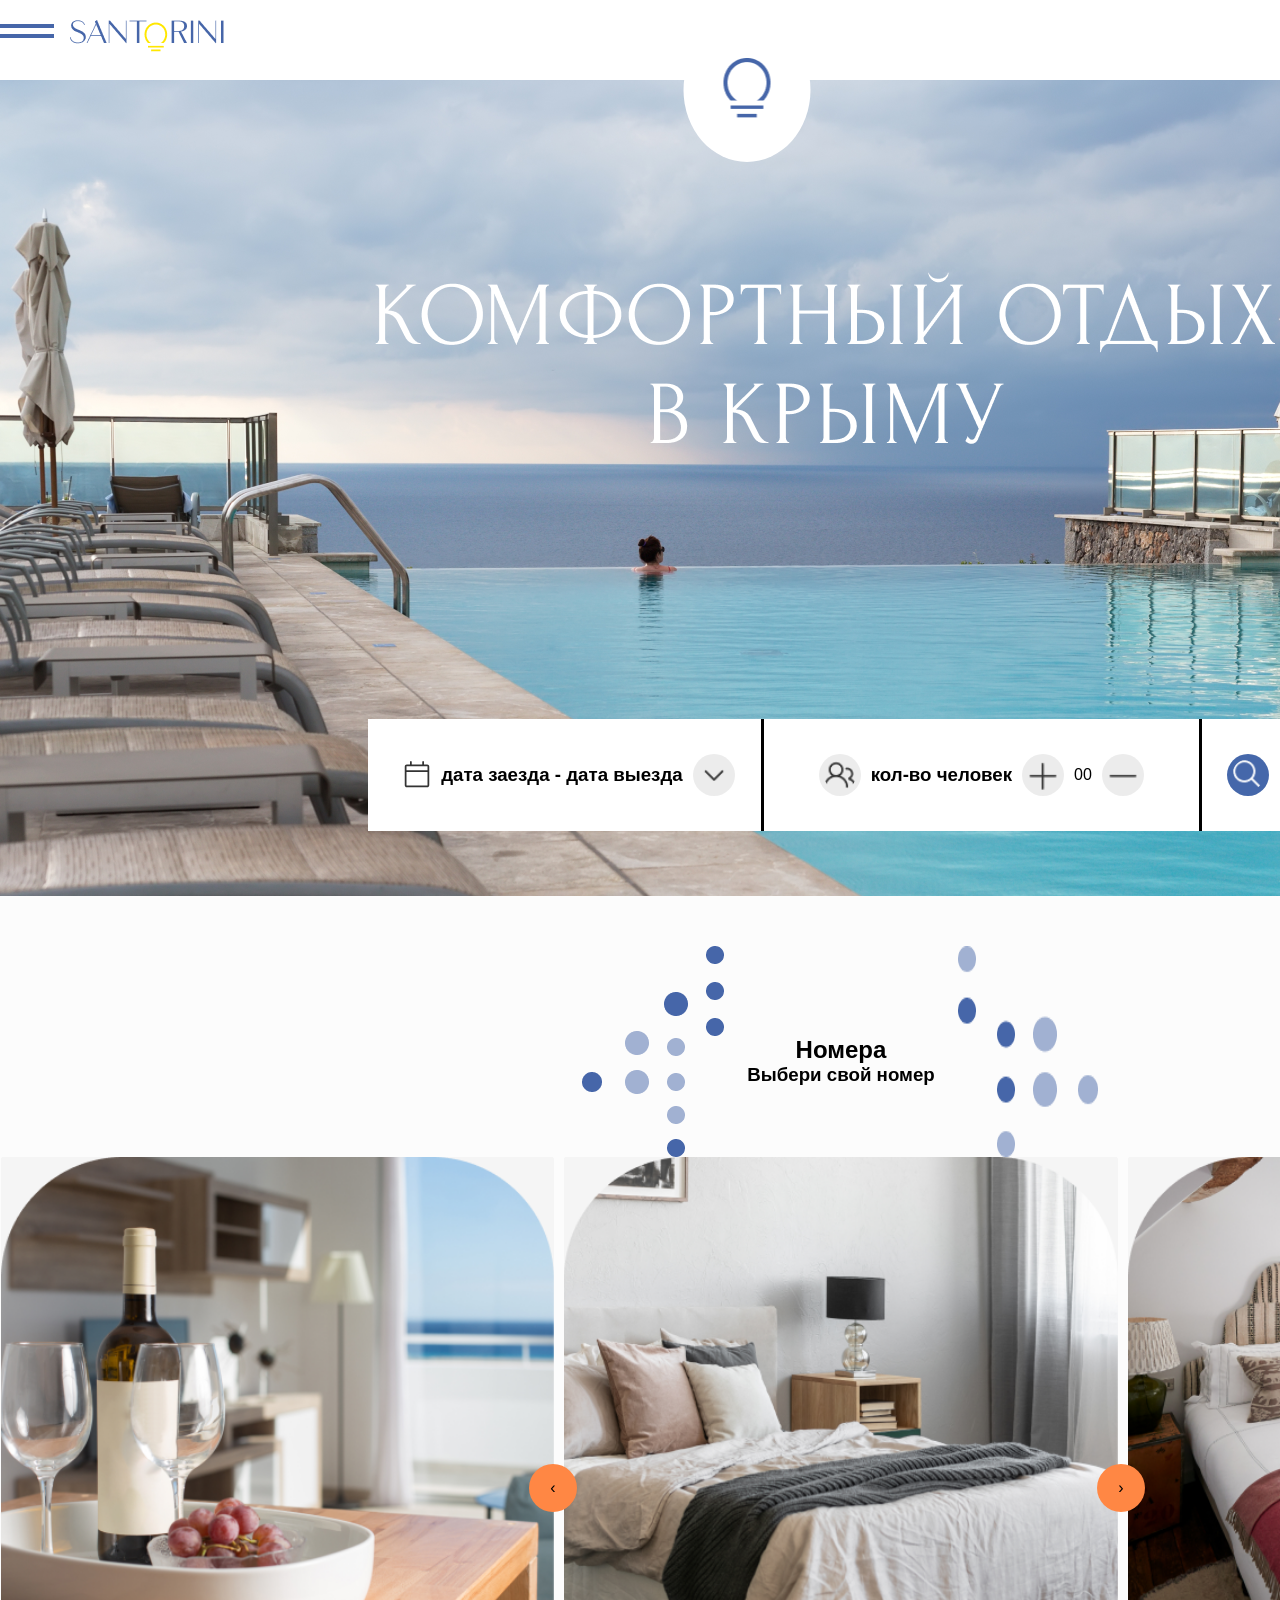
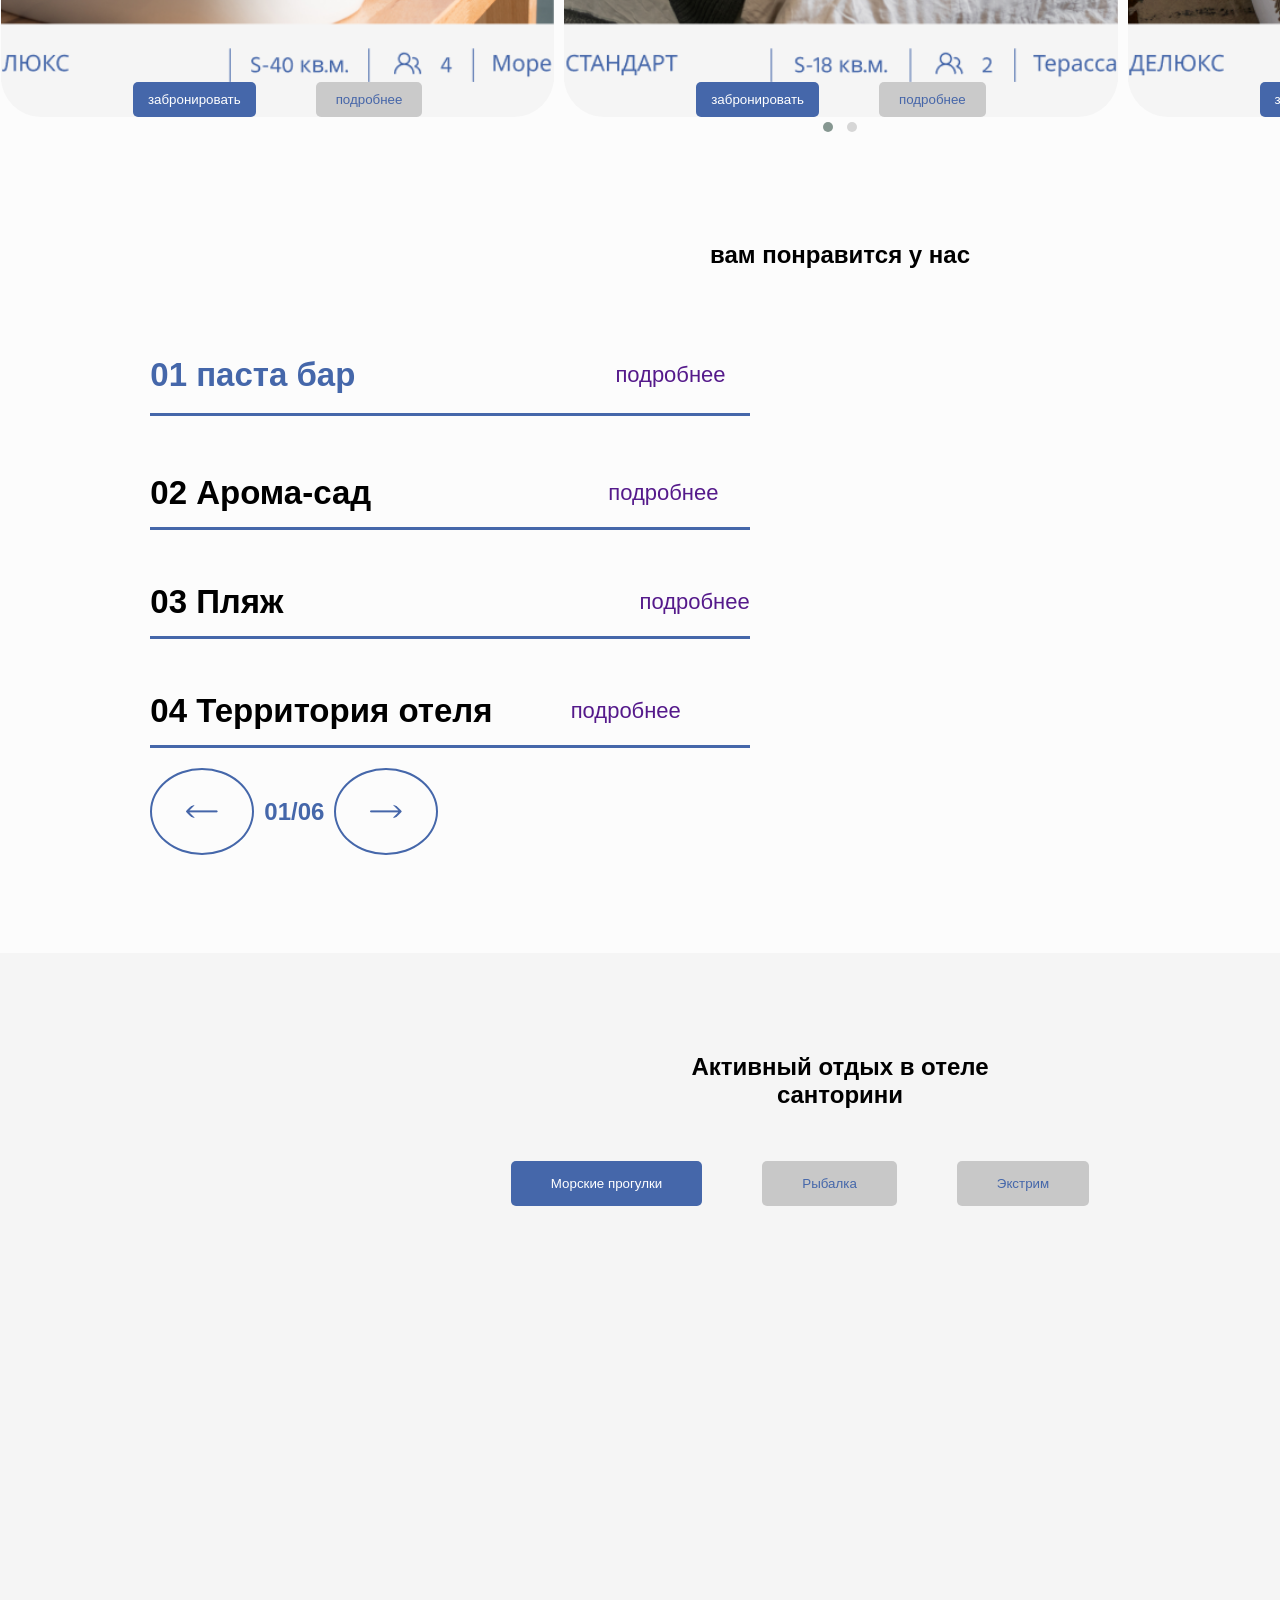
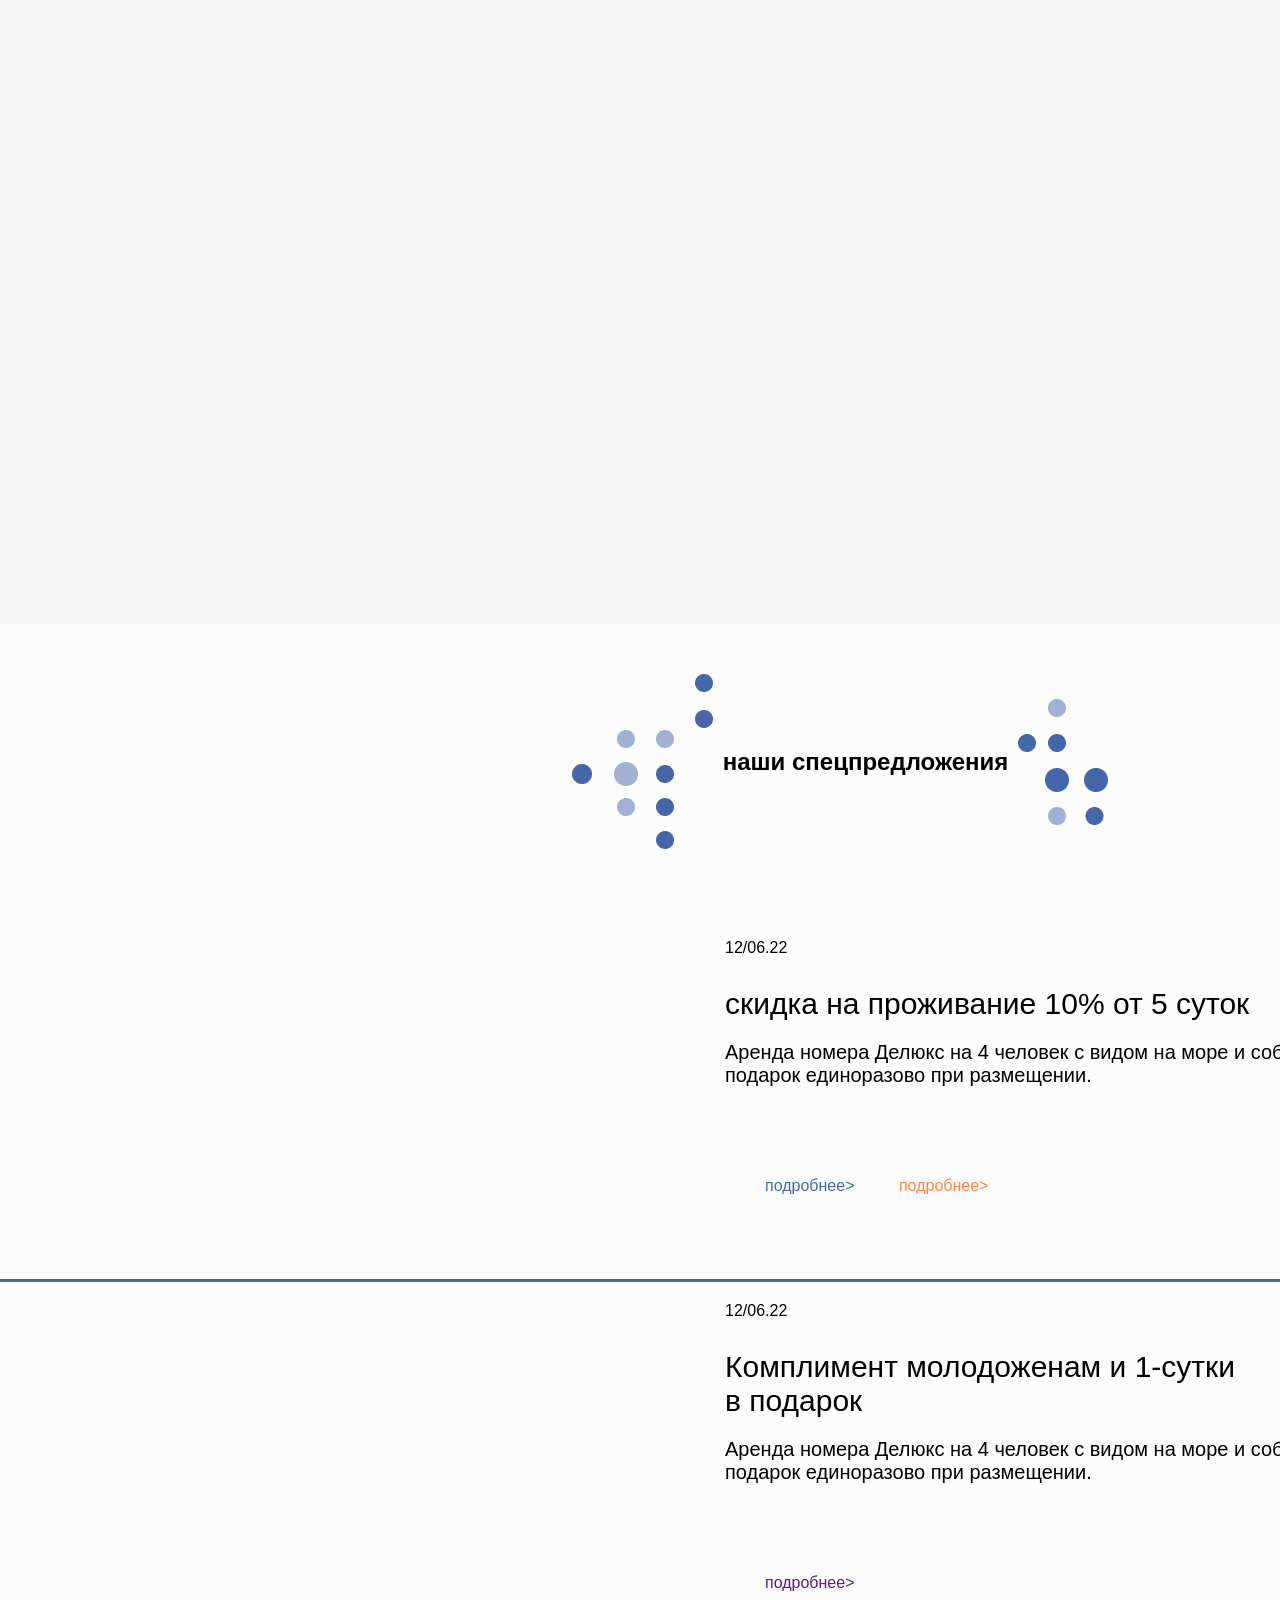
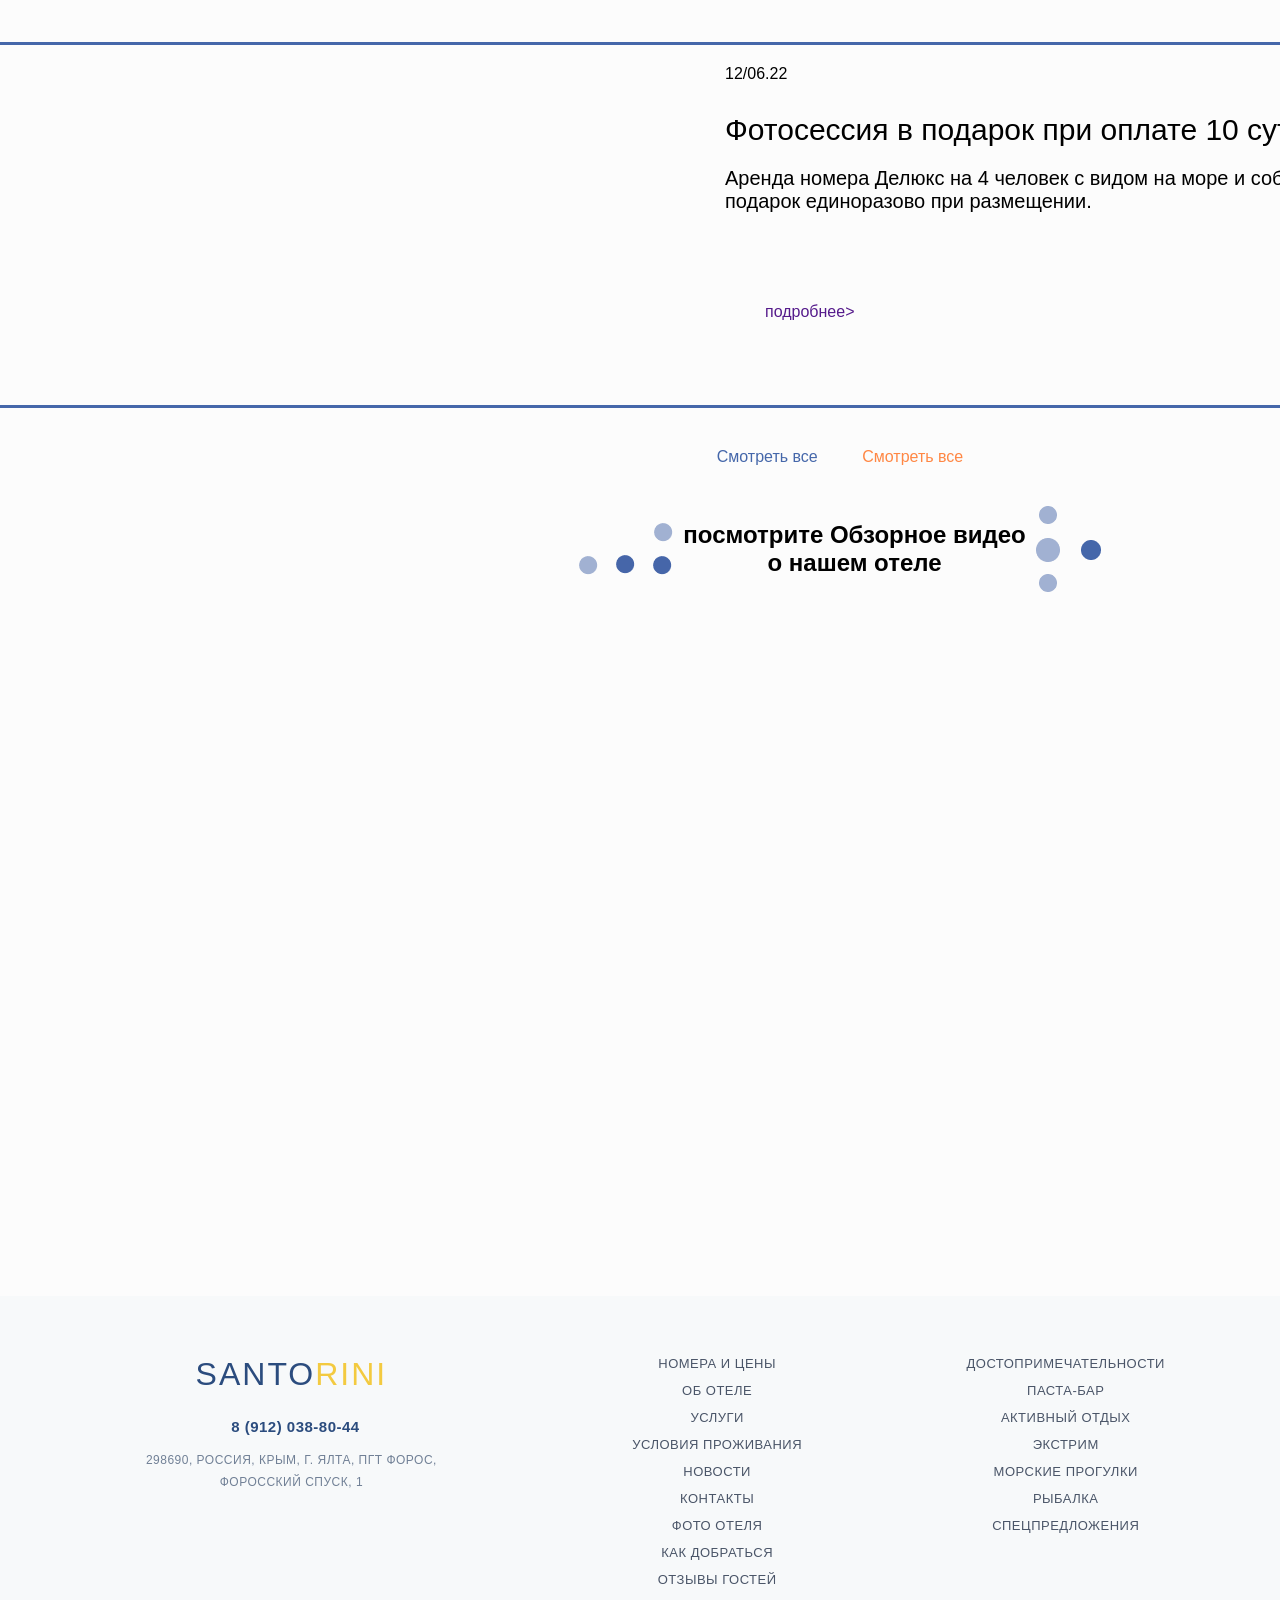
<file: index.html>
<!DOCTYPE html>
<html lang="en">

<head>
    <meta charset="UTF-8">
    <meta name="viewport" content="width=device-width, initial-scale=1.0">
    <title>Document</title>
    <link rel="stylesheet" href="https://cdnjs.cloudflare.com/ajax/libs/OwlCarousel2/2.3.4/assets/owl.carousel.min.css"
        integrity="sha512-tS3S5qG0BlhnQROyJXvNjeEM4UpMXHrQfTGmbQ1gKmelCxlSEBUaxhRBj/EFTzpbP4RVSrpEikbmdJobCvhE3g=="
        crossorigin="anonymous" referrerpolicy="no-referrer" />
    <link rel="stylesheet"
        href="https://cdnjs.cloudflare.com/ajax/libs/OwlCarousel2/2.3.4/assets/owl.theme.default.min.css"
        integrity="sha512-sMXtMNL1zRzolHYKEujM2AqCLUR9F2C4/05cdbxjjLSRvMQIciEPCQZo++nk7go3BtSuK9kfa/s+a4f4i5pLkw=="
        crossorigin="anonymous" referrerpolicy="no-referrer" />

    <link rel="stylesheet" href="./taqdimot 1-page/style.css">
    <link href="https://unpkg.com/aos@2.3.1/dist/aos.css" rel="stylesheet">

</head>

<body>
    <header>
        <div class="container">
            <div class="nav-bar">
                <div class="logo">
                    <div class="chiziqlar"><img class="chiziqcha" src="./taqdimot 1-page/images/header-logo1.png" alt="">
                        <img class="chiziqcha chiz1" src="./taqdimot 1-page/images/header-logo1.png" alt="">
                    </div>
                    <a href=""> <img class="loggo" src="./taqdimot 1-page/images/ЛОГО.png" alt=""></a>
                </div>
                <div class="img-center">
                    <img class="head-krug" src="./taqdimot 1-page/images/круг лого.png" alt="">
                </div>
                <div class="end">
                    <h3> забронировать</h3><img src="./taqdimot 1-page/images/end-img.png" alt="">
                </div>

            </div>
        </div>
    </header>
    <main>
        <section id="hero">
            <div class="container hro">
                <div data-aos="fade-up" class="hero-vidjet">
                    <div class="sec1">
                        <img class="img1" src="./taqdimot 1-page/images/hero-div-sec1-1.svg" alt="">
                        <h3>дата заезда - дата выезда</h3><img class="img2" src="./taqdimot 1-page/images/hero-div-sec1-2.png" alt="">
                    </div>
                    <div class="sec2">
                        <img src="./taqdimot 1-page/images/hero-div-sec2-1.png" alt="">
                        <h3>кол-во человек</h3><img src="./taqdimot 1-page/images/+.png" alt="">00 <img src="./taqdimot 1-page/images/-.png" alt="">
                    </div>
                    <div class="sec3">
                        <img src="./taqdimot 1-page/images/hero-div-sec3-1.png" alt="">
                    </div>
                </div>
            </div>
        </section>
        <section id="nomera">
            <div class="container">
                <div class="nomer-bosh"> <img src="./taqdimot 1-page/nomera/nomera-tepa-chap.png" alt="">
                    <div class="nomer-info">
                        <h1>Номера</h1>
                        <h3>Выбери свой номер</h3>
                    </div>
                    <img src="./taqdimot 1-page/nomera/nomera tepa ong.png" alt="">
                </div>
                <div class="nomer-cards owl-carousel owl-theme">
                    <div class="nomer-card card1 item">
                        <img src="./taqdimot 1-page//nomera/card1.png" alt="">
                        <div class="card1buttons">
                            <button class="butt1"><a href="">забронировать</a></button>
                            <button class="butt2"><a href="./taqdimot 1-page/nomer.html">подробнее</a></button>
                        </div>
                    </div>
                    <div class="nomer-card card2 item">
                        <img src="./taqdimot 1-page/nomera/card2.png" alt="">
                        <div class="card1buttons">
                            <button class="butt1"><a href="">забронировать</a></button>
                            <button class="butt2"><a href="./taqdimot 1-page/nomer.html">подробнее</a></button>
                        </div>
                    </div>
                    <div class="nomer-card card3 item">
                        <img src="./taqdimot 1-page/nomera/card3.png" alt="">
                        <div class="card1buttons">
                            <button class="butt1"><a href="">забронировать</a></button>
                            <button class="butt2"><a href="./taqdimot 1-page/nomer.html">подробнее</a></button>
                        </div>
                    </div>
                    <div class="nomer-card card1 item">
                        <img src="./taqdimot 1-page//nomera/card1.png" alt="">
                        <div class="card1buttons">
                            <button class="butt1"><a href="">забронировать</a></button>
                            <button class="butt2"><a href="./taqdimot 1-page/nomer.html">подробнее</a></button>
                        </div>
                    </div>
                    <div class="nomer-card card2 item">
                        <img src="./taqdimot 1-page/nomera/card2.png" alt="">
                        <div class="card1buttons">
                            <button class="butt1"><a href="">забронировать</a></button>
                            <button class="butt2"><a href="./taqdimot 1-page/nomer.html">подробнее</a></button>
                        </div>
                    </div>
                    <div class="nomer-card card3 item">
                        <img src="./taqdimot 1-page/nomera/card3.png" alt="">
                        <div class="card1buttons">
                            <button class="butt1"><a href="">забронировать</a></button>
                            <button class="butt2"><a href="./taqdimot 1-page/nomer.html">подробнее</a></button>
                        </div>
                    </div>


                </div>

            </div>
        </section>
        <section id="bar">
            <div class="container">
                <div class="bar-info">
                    <h1>вам понравится у нас </h1>

                </div>
                <div class="bar-hero">
                    <div class="bar-yoz">
                        <div class="bar-yoz-sec bar-sec1">
                            <h1> 01 паста бар</h1><a href="">подробнее</a>
                        </div>
                        <div class="bar-yoz-sec bar-sec2">
                            <h1>02 Арома-сад</h1><a href="">подробнее</a>
                        </div>
                        <div class="bar-yoz-sec bar-sec3">
                            <h1>03 Пляж</h1><a href="">подробнее</a>
                        </div>
                        <div class="bar-yoz-sec bar-sec4">
                            <h1>04 Территория отеля</h1><a href="">подробнее</a>
                        </div>
                        <div class="icon">
                            <img class="chapga" src="./taqdimot 1-page/bar-hero/chapga.png" alt="">
                            <h1>01/06</h1><img class="onga" src="./taqdimot 1-page/bar-hero/onga.png" alt="">
                        </div>
                    </div>

                    <div class="bar-img">
                        <img data-aos="fade-left" src="./taqdimot 1-page/bar-hero/bar-hero.png" alt="">
                    </div>

                </div>


            </div>
            </div>
        </section>
        <section id="aktiv">
            <div class="container">
                <h1 class="aktiv-info">Активный отдых в отеле <br> санторини</h1>
                <div class="aktiv-buttons">
                    <button class="aktivb1"><a href="./taqdimot 1-page/aktiv.html">Морские прогулки</a></button>
                    <button class="aktivb2"><a href="./taqdimot 1-page/aktiv.html">Рыбалка</a></button>
                    <button class="aktivb3"><a href="./taqdimot 1-page/aktiv.html">Экстрим</a></button>
                </div>
                <div class="aktiv-images">
                    <img data-aos="fade-right" src="./taqdimot 1-page/aktiv/img1.png" alt=""><img data-aos="fade-left"
                        src="./taqdimot 1-page/aktiv/img2.png" alt=""><img data-aos="fade-right" src="./taqdimot 1-page/aktiv/img3.png" alt=""><img
                        data-aos="fade-left" src="./taqdimot 1-page/aktiv/img4.png" alt="">
                </div>
            </div>
        </section>
        <section id="nashi">
            <div class="container">
                <div class="nashi-info">
                    <img src="./taqdimot 1-page/nashi/nashi tepa chap.png" alt="">
                    <h1>наши спецпредложения</h1>
                    <img src="./taqdimot 1-page/nashi/nashi tepa ong.png" alt="">
                </div>
                <div class="nashi-secs">
                    <div class="nashi-sec1">
                        <img data-aos="fade-right" src="./taqdimot 1-page/nashi/sec1.png" alt="">
                        <div class="sec1-info">
                            <p>12/06.22</p>
                            <h2>скидка на проживание 10% от 5 суток</h2>
                            <h3>Аренда номера Делюкс на 4 человек с видом на море и собвенной терассой. Коктейли в <br>
                                подарок единоразово при размещении.</h3>
                            <a class="sec1-a1" href="">подробнее></a>
                            <a class="sec1-a2" href="">подробнее></a>
                        </div>
                    </div>
                    <div class="nashi-sec1">
                        <img data-aos="fade-left" src="./taqdimot 1-page/nashi/sec2.png" alt="">
                        <div class="sec1-info">
                            <p>12/06.22</p>
                            <h2>Комплимент молодоженам и 1-сутки <br> в подарок</h2>
                            <h3>Аренда номера Делюкс на 4 человек с видом на море и собвенной терассой. Коктйели в <br>
                                подарок единоразово при размещении.</h3>
                            <a href="">подробнее></a>
                        </div>
                    </div>
                    <div class="nashi-sec1">
                        <img data-aos="fade-right" src="./taqdimot 1-page/nashi/sec3.png" alt="">
                        <div class="sec1-info">
                            <p>12/06.22</p>
                            <h2>Фотосессия в подарок при оплате 10 суток</h2>
                            <h3>Аренда номера Делюкс на 4 человек с видом на море и собвенной терассой. Коктйели в <br>
                                подарок единоразово при размещении.</h3>
                            <a href="">подробнее></a>

                        </div>
                    </div>
                </div>
                <div class="nashi-end"> <a class="sec1-a1" href=" ">Смотреть все</a>
                    <a class="sec1-a2" href=" ">Смотреть все</a>
                </div>
            </div>
        </section>
        <section id="video">
            <div class="container">
                <div class="video-info">
                    <img src="./taqdimot 1-page/video/video-tepa-chap.png" alt="">
                    <h1>посмотрите Обзорное видео <br> о нашем отеле</h1>
                    <img src="./taqdimot 1-page/video/video-tepa-ong.png" alt="">
                </div>
                <img data-aos="fade-up" class="oxir" src="./taqdimot 1-page/video/Mask group (12).png" alt="">
            </div>
        </section>
    </main>
    <footer class="site-footer">
        <div class="footer-container">

            <!-- 1. Logo va Kontaktlar -->
            <div class="footer-column brand-info">
                <div class="footer-logo">
                    <span class="logo-blue">SANTO</span><span class="logo-yellow">RINI</span>
                </div>
                <div class="footer-contacts">
                    <a href="tel:89120388044" class="footer-phone">
                        <i class="fa-solid fa-phone"></i> 8 (912) 038-80-44
                    </a>
                    <p class="footer-address">
                        298690, РОССИЯ, КРЫМ, Г. ЯЛТА, ПГТ ФОРОС,<br>
                        ФОРОССКИЙ СПУСК, 1
                    </p>
                </div>
            </div>

            <!-- 2. Chap menyu ustuni -->
            <div class="footer-column footer-menu">
                <ul>
                    <li><a href="#">НОМЕРА И ЦЕНЫ</a></li>
                    <li><a href="#">ОБ ОТЕЛЕ</a></li>
                    <li><a href="#">УСЛУГИ</a></li>
                    <li><a href="#">УСЛОВИЯ ПРОЖИВАНИЯ</a></li>
                    <li><a href="#">НОВОСТИ</a></li>
                    <li><a href="#">КОНТАКТЫ</a></li>
                    <li><a href="#">ФОТО ОТЕЛЯ</a></li>
                    <li><a href="#">КАК ДОБРАТЬСЯ</a></li>
                    <li><a href="#">ОТЗЫВЫ ГОСТЕЙ</a></li>
                </ul>
            </div>

            <!-- 3. O'ng menyu ustuni -->
            <div class="footer-column footer-menu">
                <ul>
                    <li><a href="#">ДОСТОПРИМЕЧАТЕЛЬНОСТИ</a></li>
                    <li><a href="#">ПАСТА-БАР</a></li>
                    <li><a href="#">АКТИВНЫЙ ОТДЫХ</a></li>
                    <li><a href="#">ЭКСТРИМ</a></li>
                    <li><a href="#">МОРСКИЕ ПРОГУЛКИ</a></li>
                    <li><a href="#">РЫБАЛКА</a></li>
                    <li><a href="#">СПЕЦПРЕДЛОЖЕНИЯ</a></li>
                </ul>
            </div>

        </div>

        <!-- Pastki chiziq: Mualliflik huquqi va Ijtimoiy tarmoqlar -->

        </div>
        </div>
    </footer>
</body>
<script src="https://cdnjs.cloudflare.com/ajax/libs/jquery/3.6.4/jquery.min.js"
    integrity="sha512-pumBsjNRGGqkPzKHndZMaAG+bir374sORyzM3uulLV14lN5LyykqNk8eEeUlUkB3U0M4FApyaHraT65ihJhDpQ=="
    crossorigin="anonymous" referrerpolicy="no-referrer"></script>

<script src="https://cdnjs.cloudflare.com/ajax/libs/OwlCarousel2/2.3.4/owl.carousel.min.js"
    integrity="sha512-bPs7Ae6pVvhOSiIcyUClR7/q2OAsRiovw4vAkX+zJbw3ShAeeqezq50RIIcIURq7Oa20rW2n2q+fyXBNcU9lrw=="
    crossorigin="anonymous" referrerpolicy="no-referrer"></script>



<script>
    $('.owl-carousel').owlCarousel({
        loop: true,
        margin: 10,
        nav: true,
        responsive: {
            0: {
                items: 3
            },
            600: {
                items: 3
            },
            1000: {
                items: 3
            }
        }
    })
</script>
<script src="https://unpkg.com/aos@2.3.1/dist/aos.js"></script>
<script>
    AOS.init();
</script>

</html>
</file>
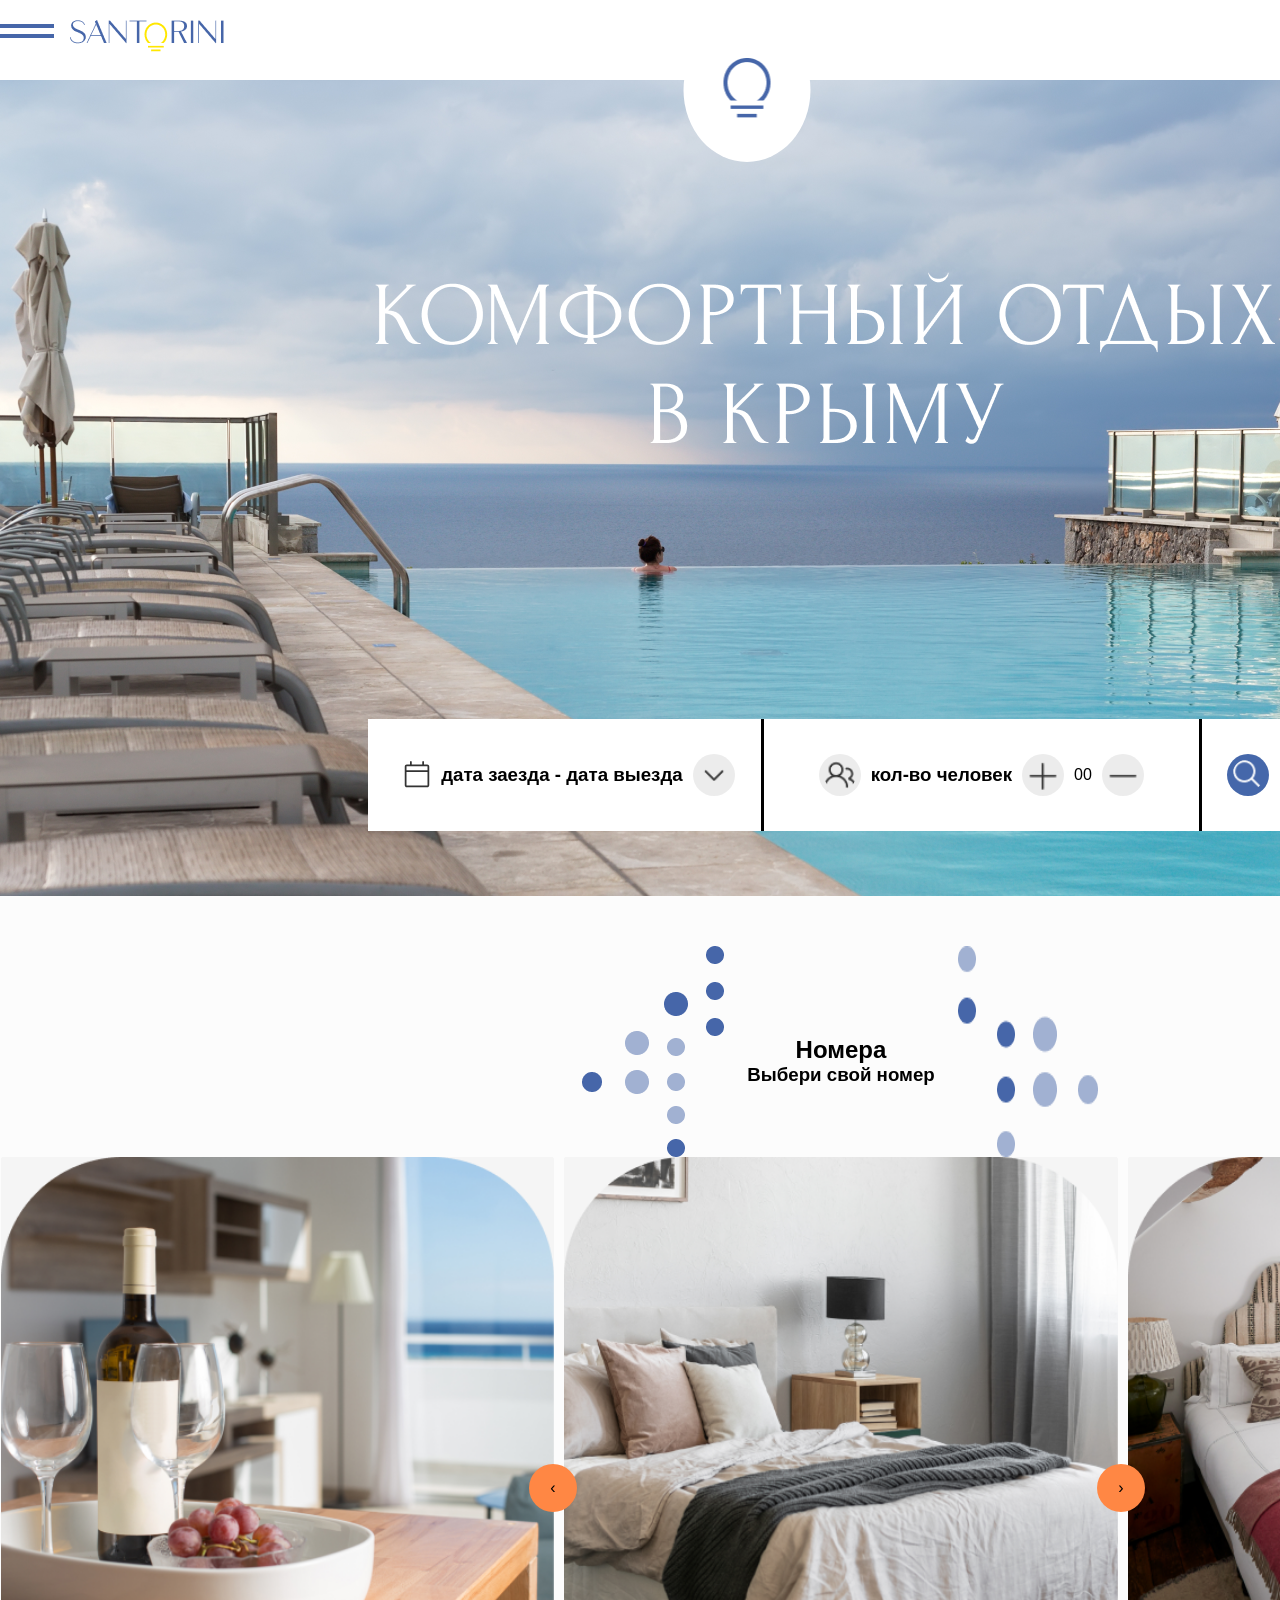
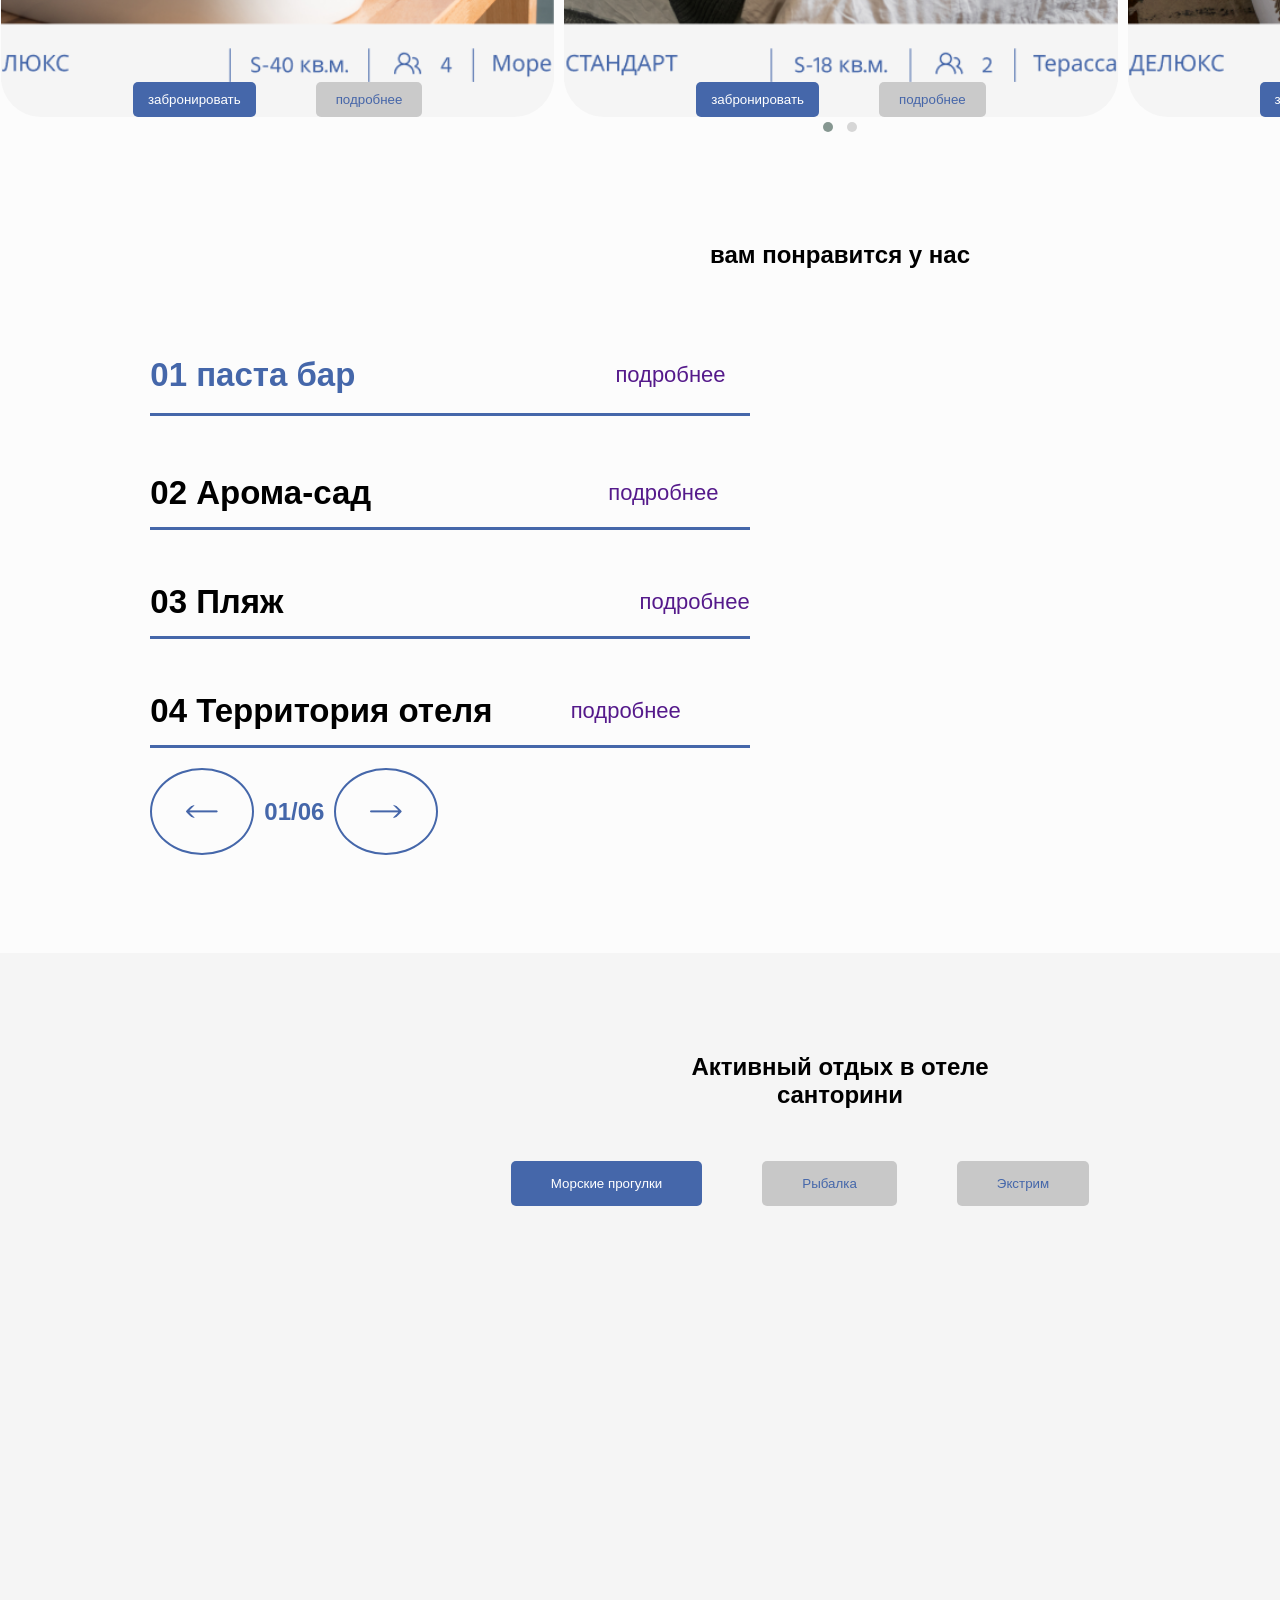
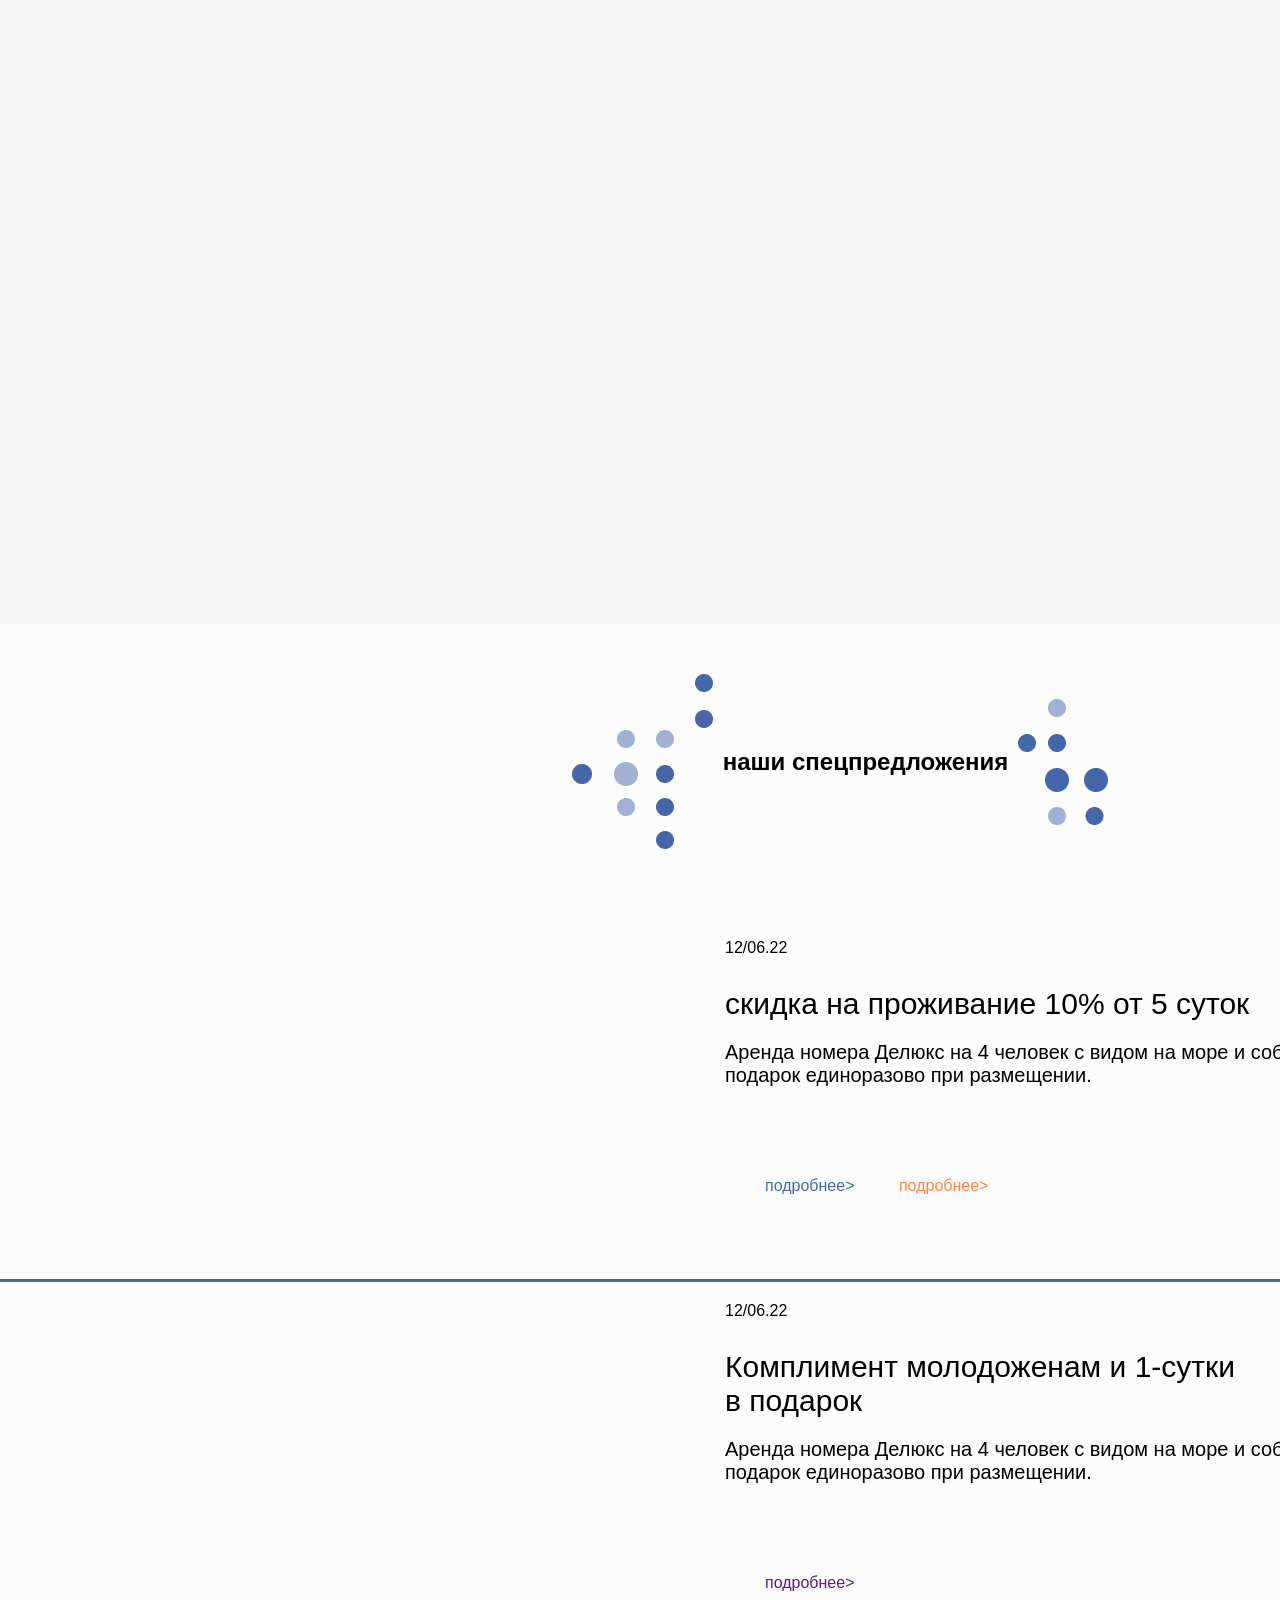
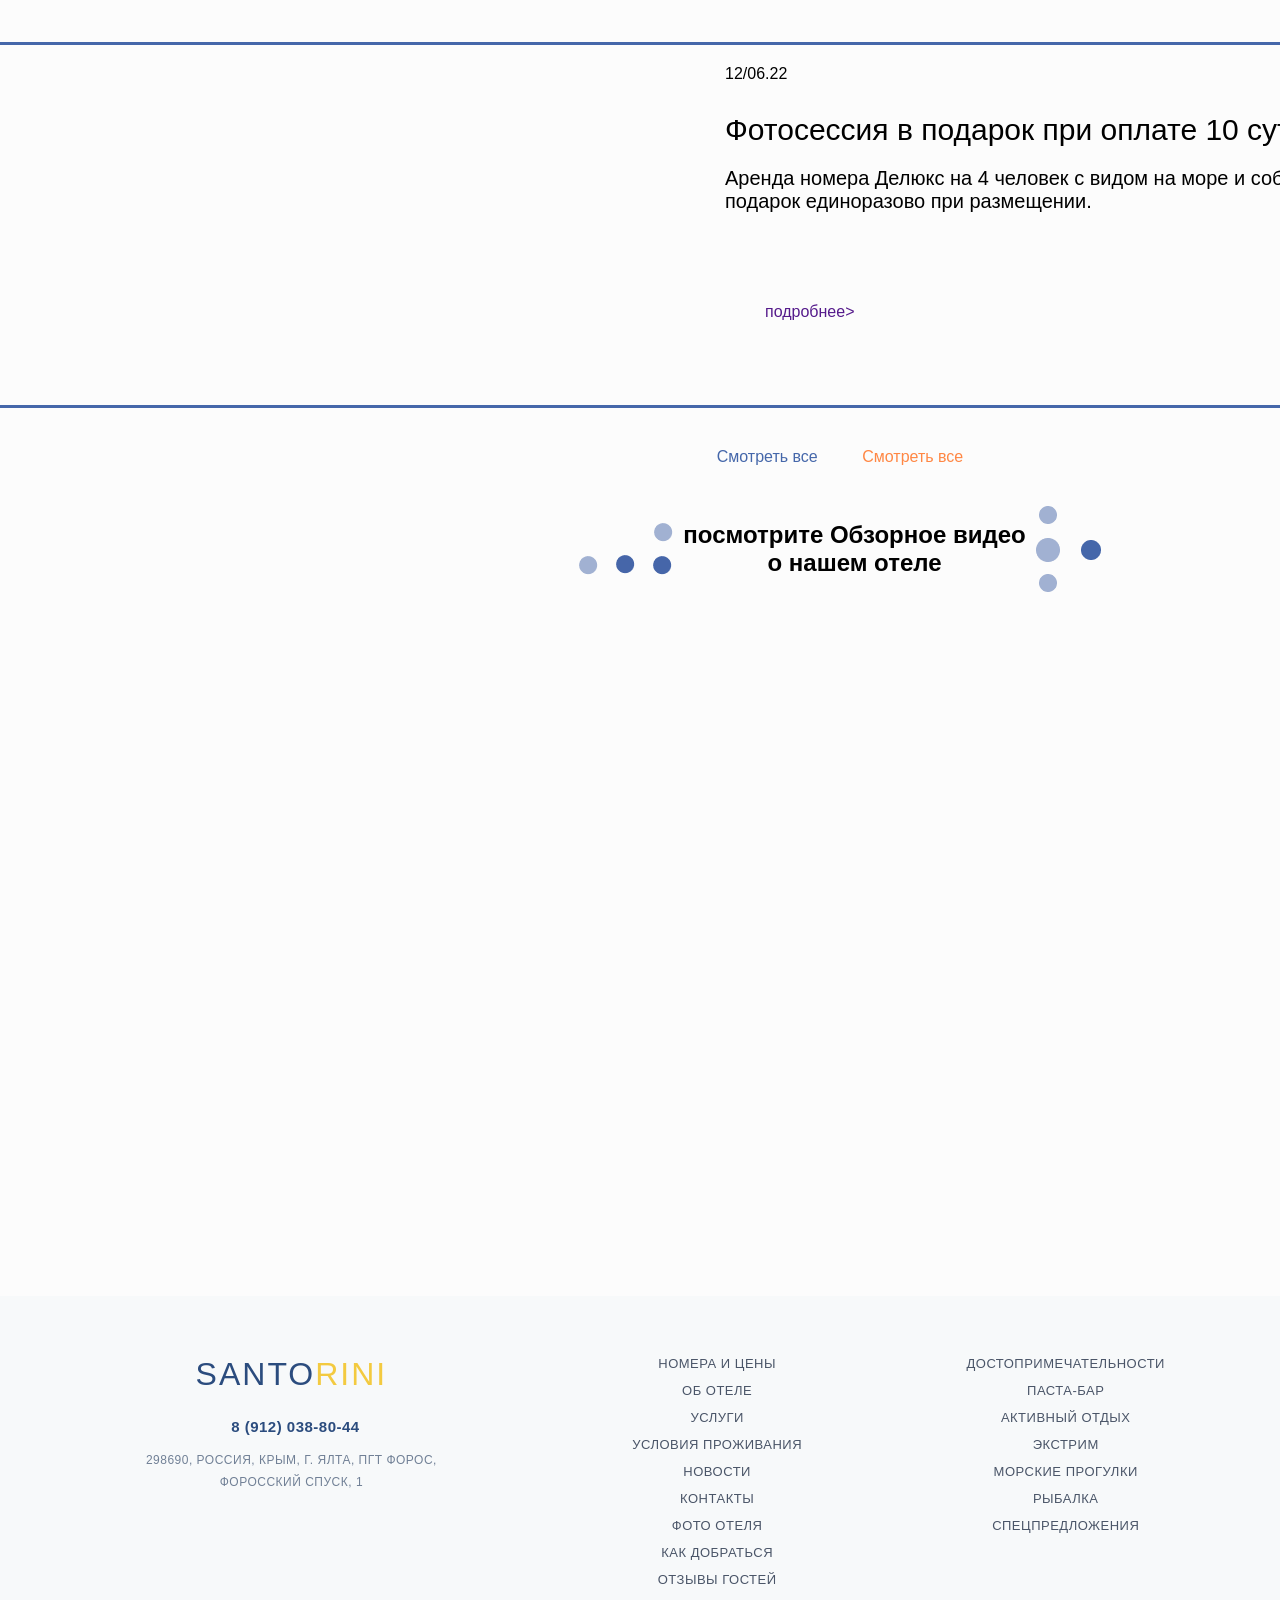
<file: taqdimot 1-page/index.html>
<!DOCTYPE html>
<html lang="en">

<head>
    <meta charset="UTF-8">
    <meta name="viewport" content="width=device-width, initial-scale=1.0">
    <title>Document</title>
    <link rel="stylesheet" href="https://cdnjs.cloudflare.com/ajax/libs/OwlCarousel2/2.3.4/assets/owl.carousel.min.css"
        integrity="sha512-tS3S5qG0BlhnQROyJXvNjeEM4UpMXHrQfTGmbQ1gKmelCxlSEBUaxhRBj/EFTzpbP4RVSrpEikbmdJobCvhE3g=="
        crossorigin="anonymous" referrerpolicy="no-referrer" />
    <link rel="stylesheet"
        href="https://cdnjs.cloudflare.com/ajax/libs/OwlCarousel2/2.3.4/assets/owl.theme.default.min.css"
        integrity="sha512-sMXtMNL1zRzolHYKEujM2AqCLUR9F2C4/05cdbxjjLSRvMQIciEPCQZo++nk7go3BtSuK9kfa/s+a4f4i5pLkw=="
        crossorigin="anonymous" referrerpolicy="no-referrer" />

    <link rel="stylesheet" href="./style.css">
    <link href="https://unpkg.com/aos@2.3.1/dist/aos.css" rel="stylesheet">

</head>

<body>
    <header>
        <div class="container">
            <div class="nav-bar">
                <div class="logo">
                    <div class="chiziqlar"><img class="chiziqcha" src="./images/header-logo1.png" alt="">
                        <img class="chiziqcha chiz1" src="./images/header-logo1.png" alt="">
                    </div>
                   <a href=""> <img class="loggo" src="./images/ЛОГО.png" alt=""></a>
                </div>
                <div class="img-center">
                    <img class="head-krug" src="./images/круг лого.png" alt="">
                </div>
                <div class="end">
                    <h3> забронировать</h3><img src="./images/end-img.png" alt="">
                </div>

            </div>
        </div>
    </header>
    <main>
        <section id="hero">
            <div class="container hro">
                <div  data-aos="fade-up" class="hero-vidjet">
                    <div class="sec1">
                        <img class="img1" src="./images/hero-div-sec1-1.svg" alt="">
                        <h3>дата заезда - дата выезда</h3><img class="img2" src="./images/hero-div-sec1-2.png" alt="">
                    </div>
                    <div class="sec2">
                        <img src="./images/hero-div-sec2-1.png" alt="">
                        <h3>кол-во человек</h3><img src="./images/+.png" alt="">00 <img src="./images/-.png" alt="">
                    </div>  
                    <div class="sec3">
                        <img src="./images/hero-div-sec3-1.png" alt="">
                    </div>
                </div>
            </div>
        </section>
        <section id="nomera">
            <div class="container">
                <div class="nomer-bosh"> <img src="./nomera/nomera-tepa-chap.png" alt="">
                    <div class="nomer-info">
                        <h1>Номера</h1>
                        <h3>Выбери свой номер</h3>
                    </div>
                    <img src="./nomera/nomera tepa ong.png" alt="">
                </div>
                <div class="nomer-cards owl-carousel owl-theme">
                    <div class="nomer-card card1 item">
                        <img src=".//nomera/card1.png" alt="">
                        <div class="card1buttons">
                            <button class="butt1"><a href="">забронировать</a></button>
                            <button class="butt2"><a href="./nomer.html">подробнее</a></button>
                        </div>
                    </div>
                    <div class="nomer-card card2 item">
                        <img src="./nomera/card2.png" alt="">
                        <div class="card1buttons">
                            <button class="butt1"><a href="">забронировать</a></button>
                            <button class="butt2"><a href="./nomer.html">подробнее</a></button>
                        </div>
                    </div>
                    <div class="nomer-card card3 item">
                        <img src="./nomera/card3.png" alt="">
                        <div class="card1buttons">
                            <button class="butt1"><a href="">забронировать</a></button>
                            <button class="butt2"><a href="./nomer.html">подробнее</a></button>
                        </div>
                    </div>
                    <div class="nomer-card card1 item">
                        <img src=".//nomera/card1.png" alt="">
                        <div class="card1buttons">
                            <button class="butt1"><a href="">забронировать</a></button>
                            <button class="butt2"><a href="./nomer.html">подробнее</a></button>
                        </div>
                    </div>
                    <div class="nomer-card card2 item">
                        <img src="./nomera/card2.png" alt="">
                        <div class="card1buttons">
                            <button class="butt1"><a href="">забронировать</a></button>
                            <button class="butt2"><a href="./nomer.html">подробнее</a></button>
                        </div>
                    </div>
                    <div class="nomer-card card3 item">
                        <img src="./nomera/card3.png" alt="">
                        <div class="card1buttons">
                            <button class="butt1"><a href="">забронировать</a></button>
                            <button class="butt2"><a href="./nomer.html">подробнее</a></button>
                        </div>
                    </div>


                </div>

            </div>
        </section>
        <section id="bar">
            <div class="container">
                <div class="bar-info">
                    <h1>вам понравится у нас </h1>

                </div>
                <div class="bar-hero">
                    <div class="bar-yoz">
                        <div class="bar-yoz-sec bar-sec1">
                            <h1> 01 паста бар</h1><a href="">подробнее</a>
                        </div>
                        <div class="bar-yoz-sec bar-sec2">
                            <h1>02 Арома-сад</h1><a href="">подробнее</a>
                        </div>
                        <div class="bar-yoz-sec bar-sec3">
                            <h1>03 Пляж</h1><a href="">подробнее</a>
                        </div>
                        <div class="bar-yoz-sec bar-sec4">
                            <h1>04 Территория отеля</h1><a href="">подробнее</a>
                        </div>
                        <div class="icon">
                            <img class="chapga" src="./bar-hero/chapga.png" alt="">
                            <h1>01/06</h1><img class="onga" src="./bar-hero/onga.png" alt="">
                        </div>
                    </div>

                    <div class="bar-img">
                        <img data-aos="fade-left" src="./bar-hero/bar-hero.png" alt="">
                    </div>

                </div>


            </div>
            </div>
        </section>
        <section id="aktiv">
            <div class="container">
                <h1 class="aktiv-info">Активный отдых в отеле <br> санторини</h1>
                <div class="aktiv-buttons">
                    <button class="aktivb1"><a href="./aktiv.html">Морские прогулки</a></button>
                    <button class="aktivb2"><a href="./aktiv.html">Рыбалка</a></button>
                    <button class="aktivb3"><a href="./aktiv.html">Экстрим</a></button>
                </div>
                <div class="aktiv-images">
                    <img data-aos="fade-right" src="./aktiv/img1.png" alt=""><img  data-aos="fade-left" src="./aktiv/img2.png" alt=""><img data-aos="fade-right" src="./aktiv/img3.png"
                        alt=""><img data-aos="fade-left" src="./aktiv/img4.png" alt="">
                </div>
            </div>
        </section>
        <section id="nashi">
            <div class="container">
                <div class="nashi-info">
                    <img src="./nashi/nashi tepa chap.png" alt="">
                    <h1>наши спецпредложения</h1>
                    <img src="./nashi/nashi tepa ong.png" alt="">
                </div>
                <div class="nashi-secs">
                    <div class="nashi-sec1">
                        <img data-aos="fade-right" src="./nashi/sec1.png" alt="">
                        <div class="sec1-info">
                            <p>12/06.22</p>
                            <h2>скидка на проживание 10% от 5 суток</h2>
                            <h3>Аренда номера Делюкс на 4 человек с видом на море и собвенной терассой. Коктейли в <br>
                                подарок единоразово при размещении.</h3>
                            <a class="sec1-a1" href="">подробнее></a>
                            <a class="sec1-a2" href="">подробнее></a>
                        </div>
                    </div>
                    <div class="nashi-sec1">
                        <img  data-aos="fade-left" src="./nashi/sec2.png" alt="">
                        <div class="sec1-info">
                            <p>12/06.22</p>
                            <h2>Комплимент молодоженам и 1-сутки <br> в подарок</h2>
                            <h3>Аренда номера Делюкс на 4 человек с видом на море и собвенной терассой. Коктйели в <br>
                                подарок единоразово при размещении.</h3>
                            <a href="">подробнее></a>
                        </div>
                    </div>
                    <div  class="nashi-sec1">
                        <img data-aos="fade-right" src="./nashi/sec3.png" alt="">
                        <div class="sec1-info">
                            <p>12/06.22</p>
                            <h2>Фотосессия в подарок при оплате 10 суток</h2>
                            <h3>Аренда номера Делюкс на 4 человек с видом на море и собвенной терассой. Коктйели в <br>
                                подарок единоразово при размещении.</h3>
                            <a href="">подробнее></a>

                        </div>
                    </div>
                </div>
                <div class="nashi-end">  <a class="sec1-a1" href=" ">Смотреть все</a>
                            <a class="sec1-a2" href=" ">Смотреть все</a></div>
            </div>
        </section>
        <section id="video">
         <div class="container">
            <div class="video-info">
                <img src="./video/video-tepa-chap.png" alt="">
                <h1>посмотрите Обзорное видео <br> о нашем отеле</h1>
                <img src="./video/video-tepa-ong.png" alt="">
            </div>
<img data-aos="fade-up" class="oxir" src="./video/Mask group (12).png" alt="">         </div>
        </section>
    </main>
    <footer class="site-footer">
        <div class="footer-container">
            
            <!-- 1. Logo va Kontaktlar -->
            <div class="footer-column brand-info">
                <div class="footer-logo">
                    <span class="logo-blue">SANTO</span><span class="logo-yellow">RINI</span>
                </div>
                <div class="footer-contacts">
                    <a href="tel:89120388044" class="footer-phone">
                        <i class="fa-solid fa-phone"></i> 8 (912) 038-80-44
                    </a>
                    <p class="footer-address">
                        298690, РОССИЯ, КРЫМ, Г. ЯЛТА, ПГТ ФОРОС,<br>
                        ФОРОССКИЙ СПУСК, 1
                    </p>
                </div>
            </div>

            <!-- 2. Chap menyu ustuni -->
            <div class="footer-column footer-menu">
                <ul>
                    <li><a href="#">НОМЕРА И ЦЕНЫ</a></li>
                    <li><a href="#">ОБ ОТЕЛЕ</a></li>
                    <li><a href="#">УСЛУГИ</a></li>
                    <li><a href="#">УСЛОВИЯ ПРОЖИВАНИЯ</a></li>
                    <li><a href="#">НОВОСТИ</a></li>
                    <li><a href="#">КОНТАКТЫ</a></li>
                    <li><a href="#">ФОТО ОТЕЛЯ</a></li>
                    <li><a href="#">КАК ДОБРАТЬСЯ</a></li>
                    <li><a href="#">ОТЗЫВЫ ГОСТЕЙ</a></li>
                </ul>
            </div>

            <!-- 3. O'ng menyu ustuni -->
            <div class="footer-column footer-menu">
                <ul>
                    <li><a href="#">ДОСТОПРИМЕЧАТЕЛЬНОСТИ</a></li>
                    <li><a href="#">ПАСТА-БАР</a></li>
                    <li><a href="#">АКТИВНЫЙ ОТДЫХ</a></li>
                    <li><a href="#">ЭКСТРИМ</a></li>
                    <li><a href="#">МОРСКИЕ ПРОГУЛКИ</a></li>
                    <li><a href="#">РЫБАЛКА</a></li>
                    <li><a href="#">СПЕЦПРЕДЛОЖЕНИЯ</a></li>
                </ul>
            </div>

        </div>

        <!-- Pastki chiziq: Mualliflik huquqi va Ijtimoiy tarmoqlar -->
        
            </div>
        </div>
    </footer>
</body>
<script src="https://cdnjs.cloudflare.com/ajax/libs/jquery/3.6.4/jquery.min.js"
    integrity="sha512-pumBsjNRGGqkPzKHndZMaAG+bir374sORyzM3uulLV14lN5LyykqNk8eEeUlUkB3U0M4FApyaHraT65ihJhDpQ=="
    crossorigin="anonymous" referrerpolicy="no-referrer"></script>

<script src="https://cdnjs.cloudflare.com/ajax/libs/OwlCarousel2/2.3.4/owl.carousel.min.js"
    integrity="sha512-bPs7Ae6pVvhOSiIcyUClR7/q2OAsRiovw4vAkX+zJbw3ShAeeqezq50RIIcIURq7Oa20rW2n2q+fyXBNcU9lrw=="
    crossorigin="anonymous" referrerpolicy="no-referrer"></script>



<script>
    $('.owl-carousel').owlCarousel({
        loop: true,
        margin: 10,
        nav: true,
        responsive: {
            0: {
                items: 3
            },
            600: {
                items: 3
            },
            1000: {
                items: 3
            }
        }
    })
</script>
<script src="https://unpkg.com/aos@2.3.1/dist/aos.js"></script>
<script>
  AOS.init();
</script>

</html>
</file>
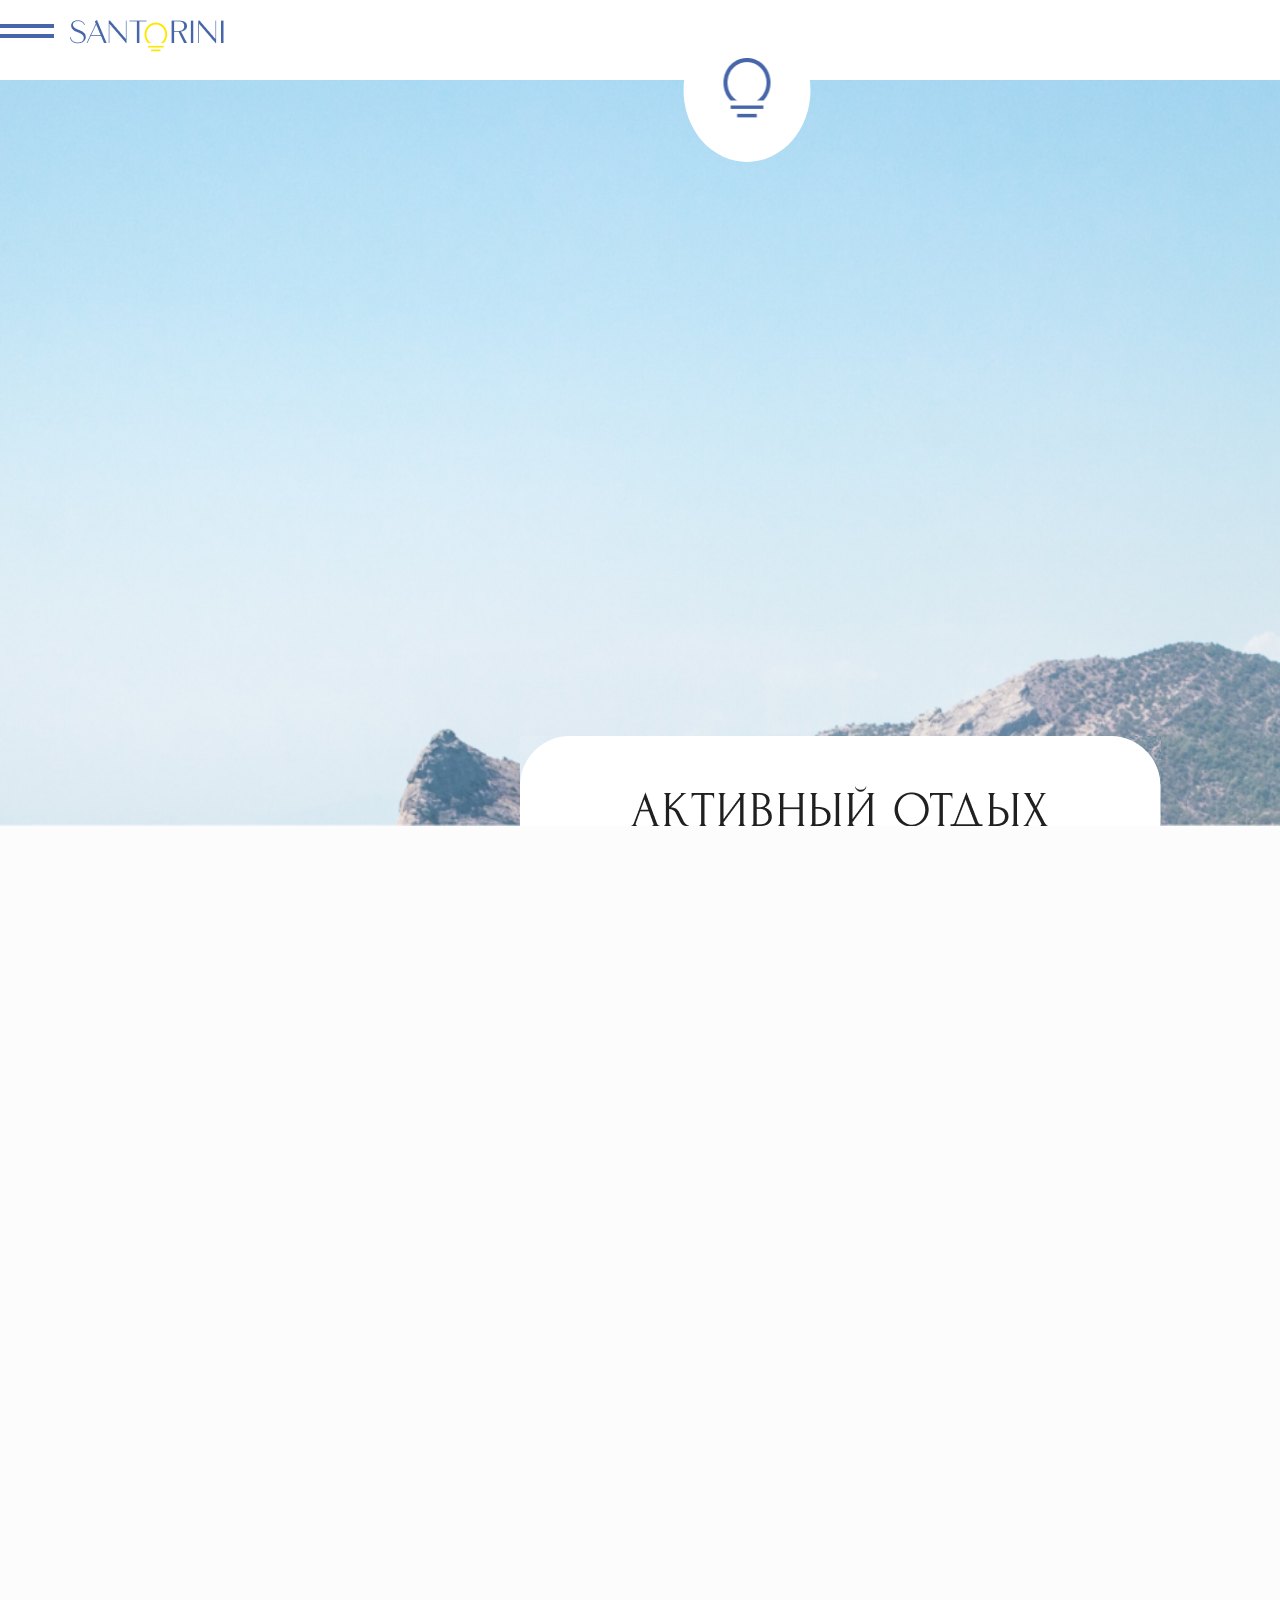
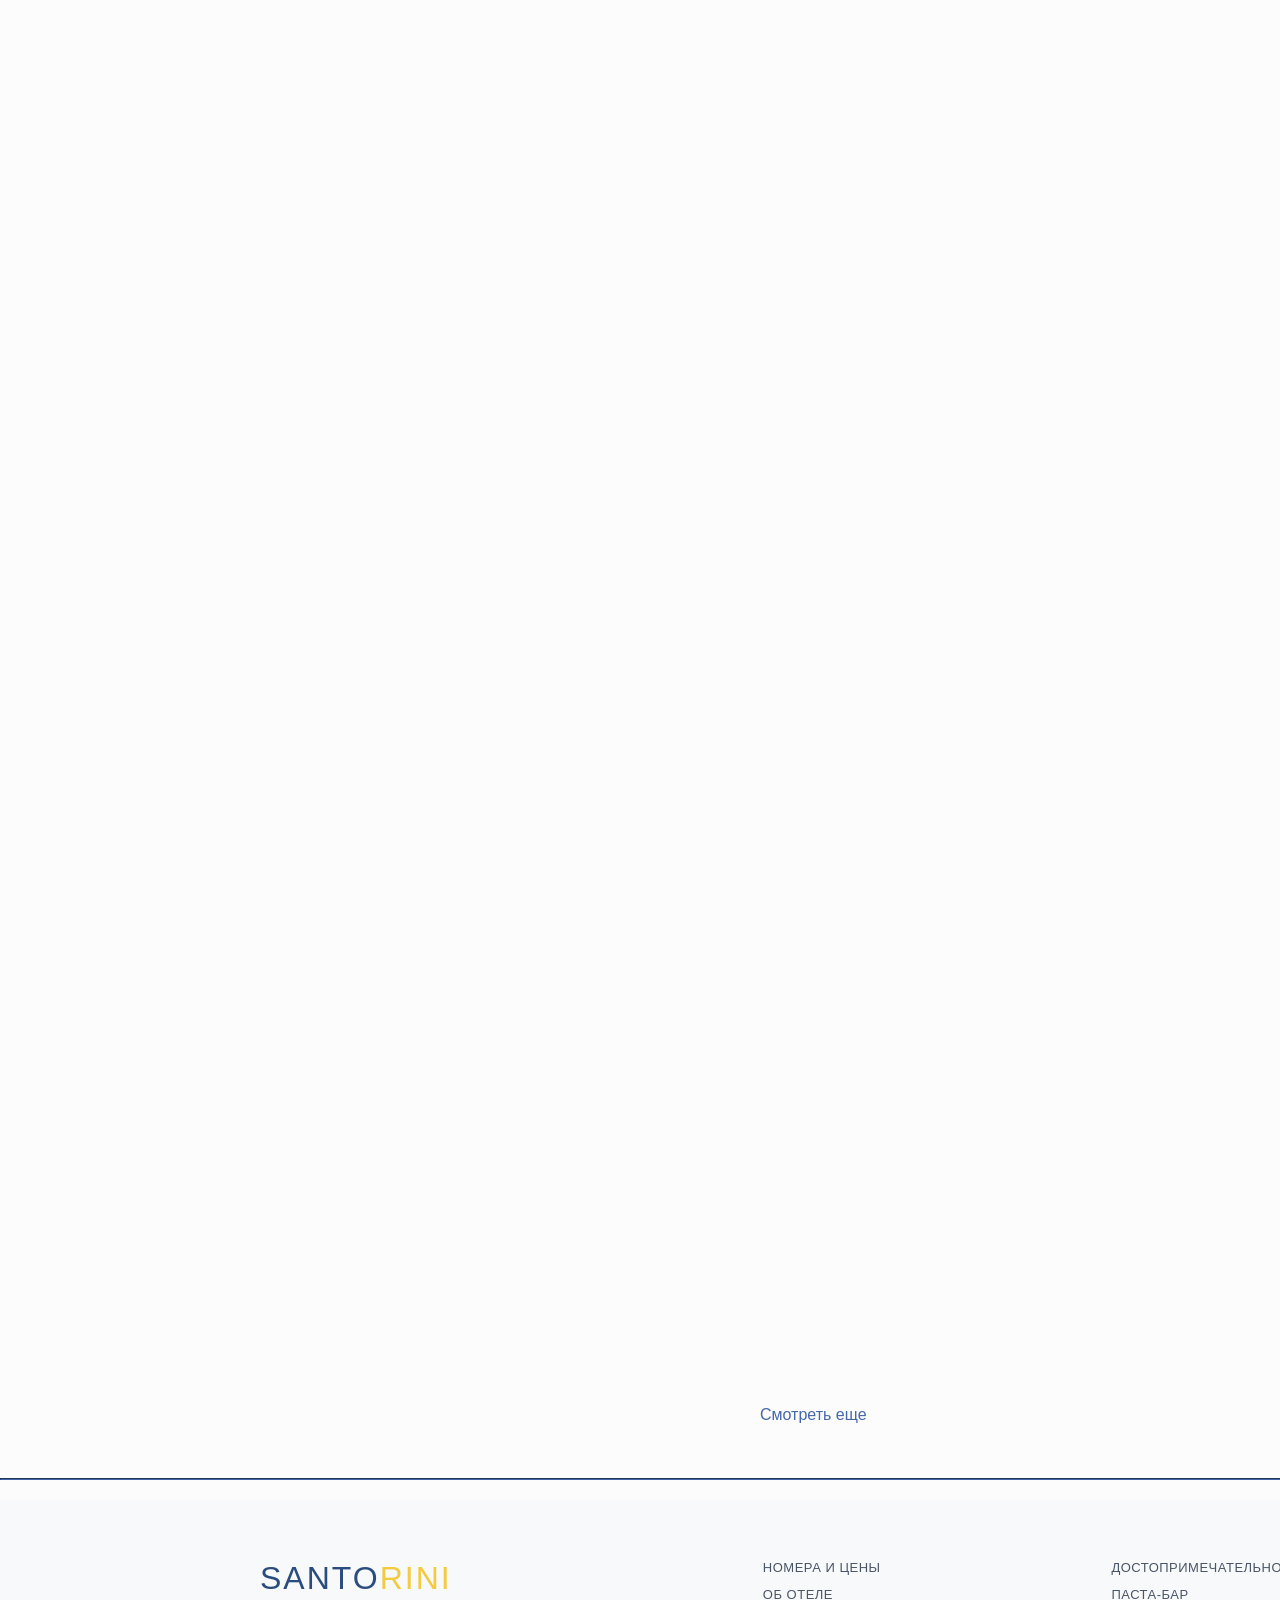
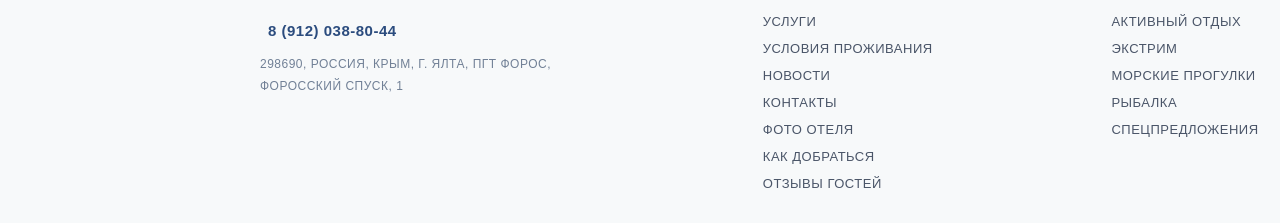
<file: taqdimot 1-page/aktiv.html>
<!DOCTYPE html>
<html lang="en">
<head>
    <meta charset="UTF-8">
    <meta name="viewport" content="width=device-width, initial-scale=1.0">
    <title>Document</title>
    <link rel="stylesheet" href="./aktiv.css">
    <link href="https://unpkg.com/aos@2.3.1/dist/aos.css" rel="stylesheet">

</head>
<body>
    <header >
        <div class="container">
            <div class="nav-bar">
                <div class="logo">
                    <div class="chiziqlar"><img class="chiziqcha" src="./images/header-logo1.png" alt="">
                        <img class="chiziqcha chiz1" src="./images/header-logo1.png" alt="">
                    </div>
                    <a href="../index.html"> <img class="loggo" src="./images/ЛОГО.png" alt=""></a>
                </div>
                <div class="img-center">
                    <img class="head-krug" src="./images/круг лого.png" alt="">
                </div>
                <div class="end">
                    <h3> забронировать</h3><img src="./images/end-img.png" alt="">
                </div>

            </div>
        </div>
    </header>
    <main>
         <section data-aos="fade-up-left" id="hero">
            <div class="container hro">
                <!-- <div  data-aos="fade-up" class="hero-vidjet">


                    <div class="sec1">
                        <img class="img1" src="./images/hero-div-sec1-1.svg" alt="">
                        <h3>дата заезда - дата выезда</h3><img class="img2" src="./images/hero-div-sec1-2.png" alt="">
                    </div>
                    <div class="sec2">
                        <img src="./images/hero-div-sec2-1.png" alt="">
                        <h3>кол-во человек</h3><img src="./images/+.png" alt="">00 <img src="./images/-.png" alt="">
                    </div>  
                    <div class="sec3">
                        <img src="./images/hero-div-sec3-1.png" alt="">
                    </div>
                </div> -->
                <img src="../aktiv.images/aktiv-hero-vidget.png" alt="">
            </div>
        </section>
        <section id="images">
            <div class="container">
                <div class="bir-juft">
                    <img  data-aos="fade-up-right" src="../aktiv.images/imagzes1.png" alt="">
                    <img  data-aos="fade-up-left" src="../aktiv.images/images-2.png" alt="">
                </div>
                <div class="bir-juft">
                    <img  data-aos="fade-up-right" src="../aktiv.images/images-3.png" alt="">
                    <img  data-aos="fade-up-left" src="../aktiv.images/images-4.png" alt="">
                </div>
                <div class="bir-juft">
                    <img  data-aos="fade-up-right" src="../aktiv.images/images-5.png" alt="">
                    <img  data-aos="fade-up-left" src="../aktiv.images/images-6.png" alt="">
                </div>
                <div class="bir-juft">
                    <img  data-aos="fade-up-right" src="../aktiv.images/images-7.png" alt="">
                    <img  data-aos="fade-up-left" src="../aktiv.images/images-8.png" alt="">
                </div>


                
            </div>
        </section>
        <section class="link"> <div class="container"> <a class="fse" href="">Смотреть еще <br> <br> <br> <br> <hr></a></div></section>
    </main>
    <footer class="site-footer">
        <div class="container">
        <div class="footer-container">
            
            <!-- 1. Logo va Kontaktlar -->
            <div class="footer-column brand-info">
                <div class="footer-logo">
                    <span class="logo-blue">SANTO</span><span class="logo-yellow">RINI</span>
                </div>
                <div class="footer-contacts">
                    <a href="tel:89120388044" class="footer-phone">
                        <i class="fa-solid fa-phone"></i> 8 (912) 038-80-44
                    </a>
                    <p class="footer-address">
                        298690, РОССИЯ, КРЫМ, Г. ЯЛТА, ПГТ ФОРОС,<br>
                        ФОРОССКИЙ СПУСК, 1
                    </p>
                </div>
            </div>

            <!-- 2. Chap menyu ustuni -->
            <div class="footer-column footer-menu">
                <ul>
                    <li><a href="#">НОМЕРА И ЦЕНЫ</a></li>
                    <li><a href="#">ОБ ОТЕЛЕ</a></li>
                    <li><a href="#">УСЛУГИ</a></li>
                    <li><a href="#">УСЛОВИЯ ПРОЖИВАНИЯ</a></li>
                    <li><a href="#">НОВОСТИ</a></li>
                    <li><a href="#">КОНТАКТЫ</a></li>
                    <li><a href="#">ФОТО ОТЕЛЯ</a></li>
                    <li><a href="#">КАК ДОБРАТЬСЯ</a></li>
                    <li><a href="#">ОТЗЫВЫ ГОСТЕЙ</a></li>
                </ul>
            </div>

            <!-- 3. O'ng menyu ustuni -->
            <div class="footer-column footer-menu">
                <ul>
                    <li><a href="#">ДОСТОПРИМЕЧАТЕЛЬНОСТИ</a></li>
                    <li><a href="#">ПАСТА-БАР</a></li>
                    <li><a href="#">АКТИВНЫЙ ОТДЫХ</a></li>
                    <li><a href="#">ЭКСТРИМ</a></li>
                    <li><a href="#">МОРСКИЕ ПРОГУЛКИ</a></li>
                    <li><a href="#">РЫБАЛКА</a></li>
                    <li><a href="#">СПЕЦПРЕДЛОЖЕНИЯ</a></li>
                </ul>
            </div>

        </div>

        <!-- Pastki chiziq: Mualliflik huquqi va Ijtimoiy tarmoqlar -->
        
            </div>
        </div>
    </div>
</footer>
    <script src="https://unpkg.com/aos@2.3.1/dist/aos.js"></script>
<script>
  AOS.init();
</script>
</body>
</html>
</file>
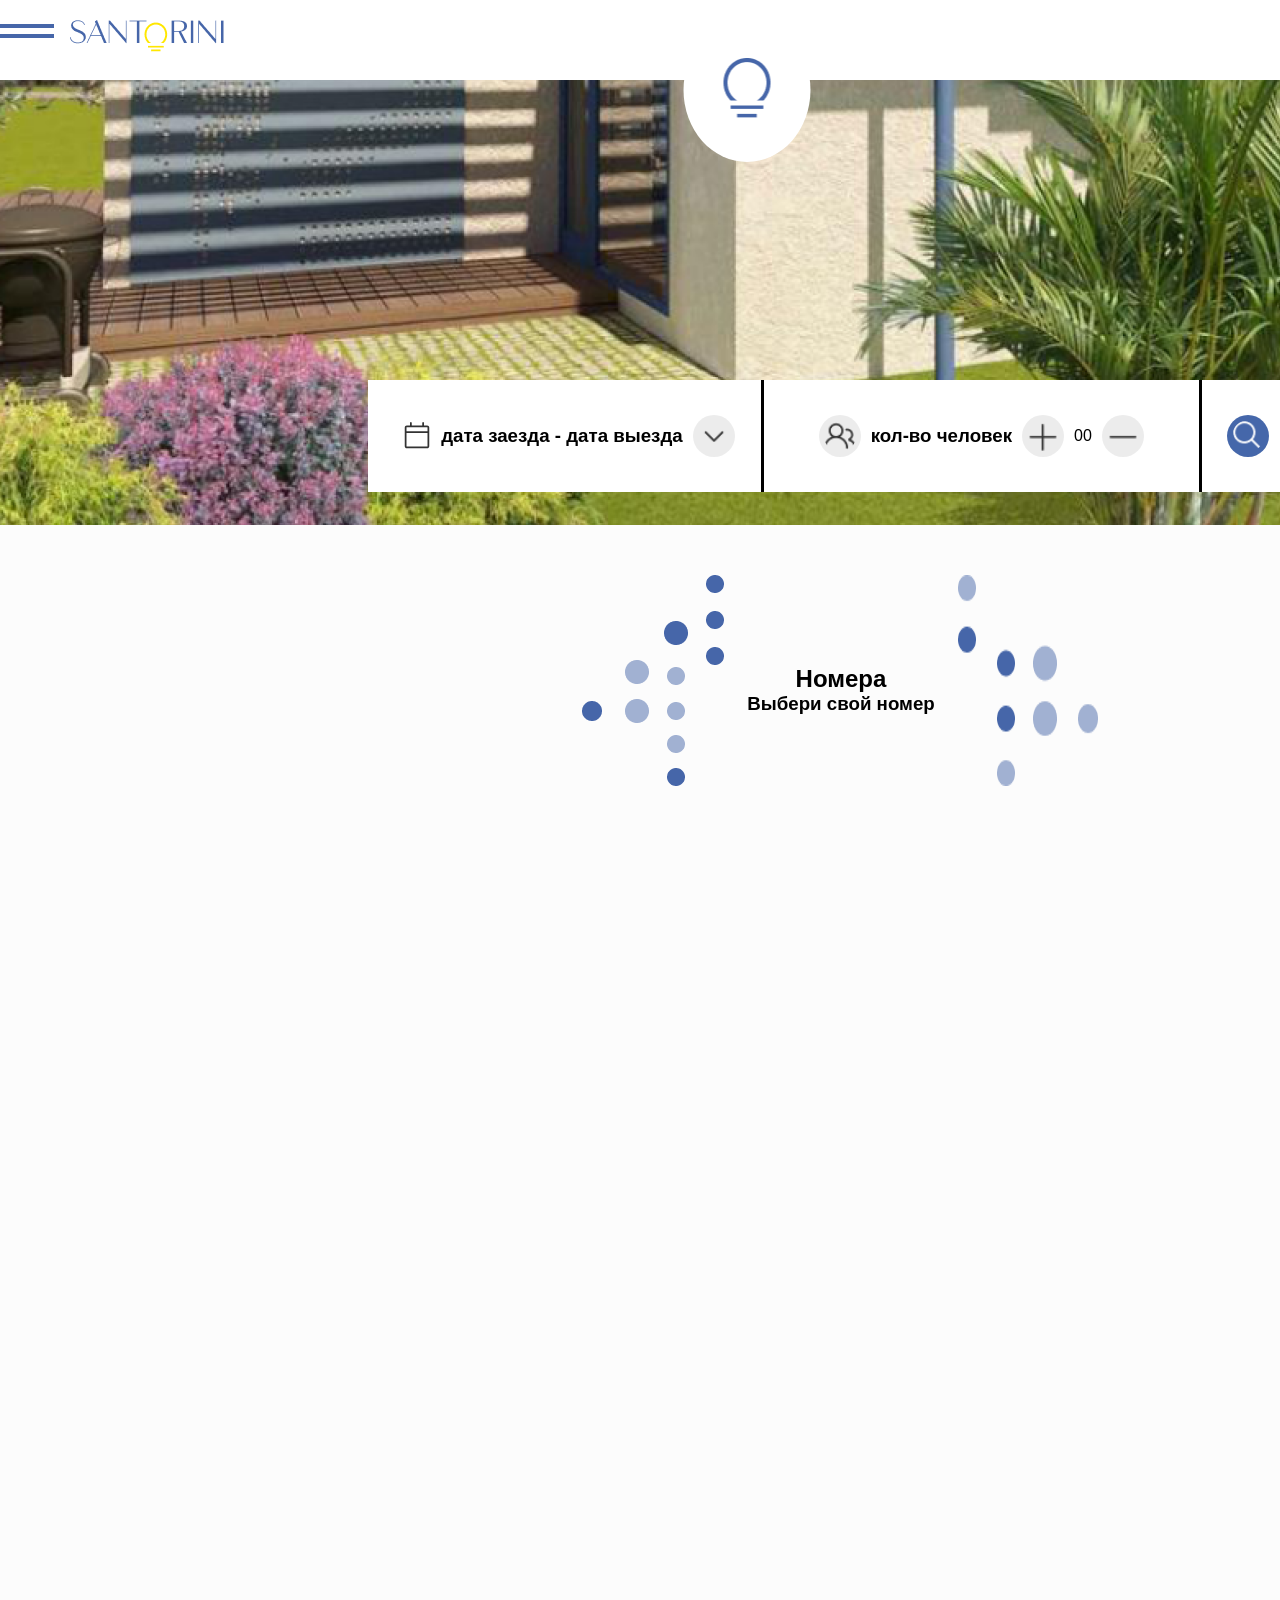
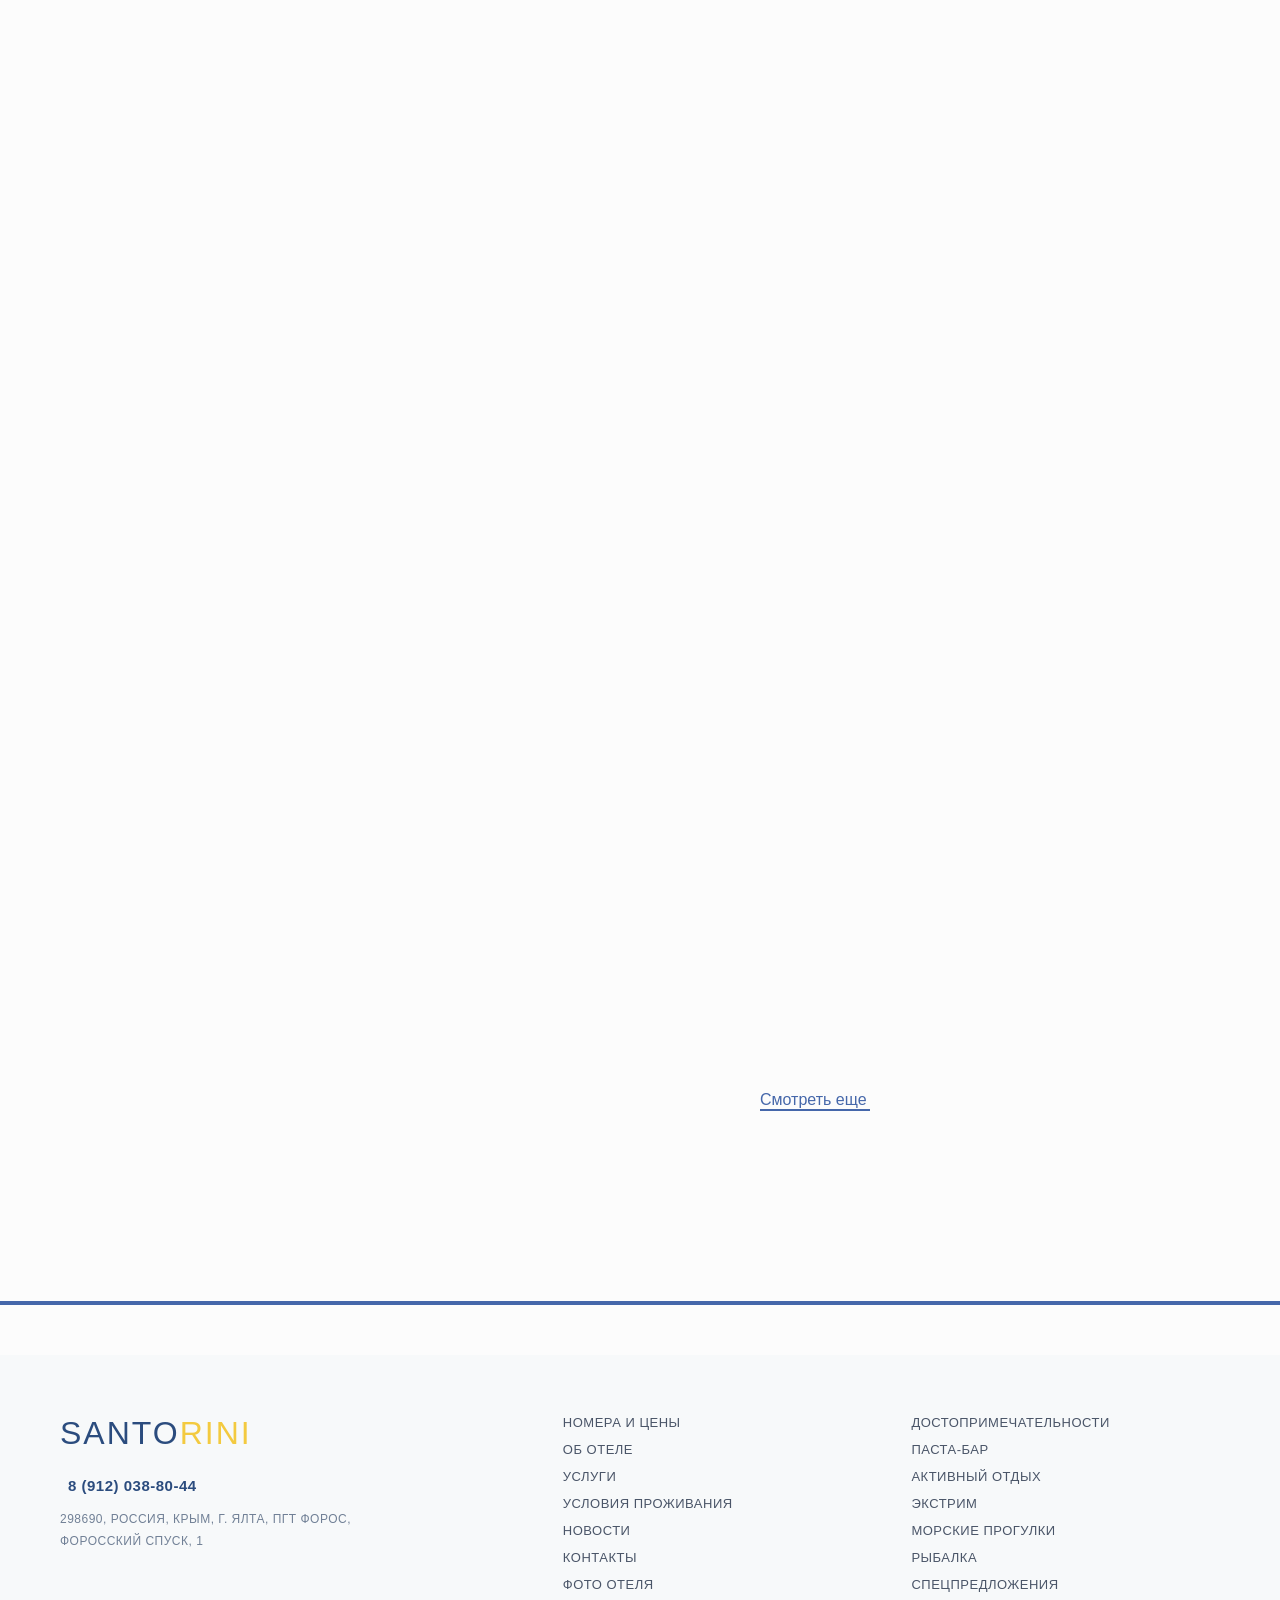
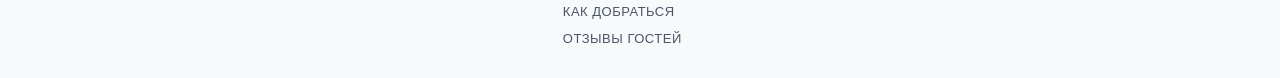
<file: taqdimot 1-page/nomer.html>
<!DOCTYPE html>
<html lang="en">

<head>
    <meta charset="UTF-8">
    <meta name="viewport" content="width=device-width, initial-scale=1.0">
    <title>Document</title>
    <link rel="stylesheet" href="./nomer.css">
    <link href="https://unpkg.com/aos@2.3.1/dist/aos.css" rel="stylesheet">

</head>

<body>
    <header>
        <div class="container">
            <div class="nav-bar">
                <div class="logo">
                    <div class="chiziqlar"><img class="chiziqcha" src="./images/header-logo1.png" alt="">
                        <img class="chiziqcha chiz1" src="./images/header-logo1.png" alt="">
                    </div>
                   <a href="../index.html"> <img class="loggo" src="./images/ЛОГО.png" alt=""></a>
                </div>
                <div class="img-center">
                    <img class="head-krug" src="./images/круг лого.png" alt="">
                </div>
                <div class="end">
                    <h3> забронировать</h3><img src="./images/end-img.png" alt="">
                </div>

            </div>
        </div>
    </header>
    <main>
        <section id="hero">
            <div class="container hro">
                <div data-aos="fade-up" class="hero-vidjet">
                    <div class="sec1">
                        <img class="img1" src="./images/hero-div-sec1-1.svg" alt="">
                        <h3>дата заезда - дата выезда</h3><img class="img2" src="./images/hero-div-sec1-2.png" alt="">
                    </div>
                    <div class="sec2">
                        <img src="./images/hero-div-sec2-1.png" alt="">
                        <h3>кол-во человек</h3><img src="./images/+.png" alt="">00 <img src="./images/-.png" alt="">
                    </div>
                    <div class="sec3">
                        <img src="./images/hero-div-sec3-1.png" alt="">
                    </div>
                </div>
            </div>
        </section>
        <section id="nomera">
            <div class="container nomerkon">
                <div class="nomer-bosh"> <img src="./nomera/nomera-tepa-chap.png" alt="">
                    <div class="nomer-info">
                        <h1>Номера</h1>
                        <h3>Выбери свой номер</h3>
                    </div>
                    <img src="./nomera/nomera tepa ong.png" alt="">
                </div>
                <div class="nomera-cards">
                    <div data-aos="fade-right" class="nomer-card card1 item">
                        <img src="./nomera.images/card1.png" alt="">
                        <div  class="card1buttons">
                            <button class="butt1"><a href="">забронировать</a></button>
                            <button class="butt2"><a href="./opisaniya.html">подробнее</a></button>
                        </div>
                    </div>
                     <div data-aos="fade-right" class="nomer-card card1 item">
                        <img src="./nomera.images/card2.png" alt="">
                        <div class="card1buttons">
                            <button class="butt1"><a href="">забронировать</a></button>
                            <button class="butt2"><a href="./opisaniya.html">подробнее</a></button>
                        </div>
                    </div>
                     <div  data-aos="fade-left" class="nomer-card card1 item">
                        <img src=".//nomera/card1.png" alt="">
                        <div class="card1buttons">
                            <button class="butt1"><a href="">забронировать</a></button>
                            <button class="butt2"><a href="./opisaniya.html">подробнее</a></button>
                        </div>
                    </div>
                     <div  data-aos="fade-left" class="nomer-card card1 item">
                        <img src="./nomera.images/card4.png" alt="">
                        <div class="card1buttons">
                            <button class="butt1"><a href="">забронировать</a></button>
                            <button class="butt2"><a href="./opisaniya.html">подробнее</a></button>
                        </div>
                    </div>
                     <div data-aos="fade-right" class="nomer-card card1 item">
                        <img src="./nomera.images/card5.png" alt="">
                        <div class="card1buttons">
                            <button class="butt1"><a href="">забронировать</a></button>
                            <button class="butt2"><a href="./opisaniya.html">подробнее</a></button>
                        </div>
                    </div>
                     <div data-aos="fade-right" class="nomer-card card1 item">
                        <img src="./nomera.images/card6.png" alt="">
                        <div class="card1buttons">
                            <button class="butt1"><a href="">забронировать</a></button>
                            <button class="butt2"><a href="./opisaniya.html">подробнее</a></button>
                        </div>
                    </div>
                    <a class="fse" href=" ">Смотреть еще</a>

                </div>
        </section>
    </main>
 

    <footer class="site-footer">
        <div class="footer-container">
            
            <!-- 1. Logo va Kontaktlar -->
            <div class="footer-column brand-info">
                <div class="footer-logo">
                    <span class="logo-blue">SANTO</span><span class="logo-yellow">RINI</span>
                </div>
                <div class="footer-contacts">
                    <a href="tel:89120388044" class="footer-phone">
                        <i class="fa-solid fa-phone"></i> 8 (912) 038-80-44
                    </a>
                    <p class="footer-address">
                        298690, РОССИЯ, КРЫМ, Г. ЯЛТА, ПГТ ФОРОС,<br>
                        ФОРОССКИЙ СПУСК, 1
                    </p>
                </div>
            </div>

            <!-- 2. Chap menyu ustuni -->
            <div class="footer-column footer-menu">
                <ul>
                    <li><a href="#">НОМЕРА И ЦЕНЫ</a></li>
                    <li><a href="#">ОБ ОТЕЛЕ</a></li>
                    <li><a href="#">УСЛУГИ</a></li>
                    <li><a href="#">УСЛОВИЯ ПРОЖИВАНИЯ</a></li>
                    <li><a href="#">НОВОСТИ</a></li>
                    <li><a href="#">КОНТАКТЫ</a></li>
                    <li><a href="#">ФОТО ОТЕЛЯ</a></li>
                    <li><a href="#">КАК ДОБРАТЬСЯ</a></li>
                    <li><a href="#">ОТЗЫВЫ ГОСТЕЙ</a></li>
                </ul>
            </div>

            <!-- 3. O'ng menyu ustuni -->
            <div class="footer-column footer-menu">
                <ul>
                    <li><a href="#">ДОСТОПРИМЕЧАТЕЛЬНОСТИ</a></li>
                    <li><a href="#">ПАСТА-БАР</a></li>
                    <li><a href="#">АКТИВНЫЙ ОТДЫХ</a></li>
                    <li><a href="#">ЭКСТРИМ</a></li>
                    <li><a href="#">МОРСКИЕ ПРОГУЛКИ</a></li>
                    <li><a href="#">РЫБАЛКА</a></li>
                    <li><a href="#">СПЕЦПРЕДЛОЖЕНИЯ</a></li>
                </ul>
            </div>

        </div>

        <!-- Pastki chiziq: Mualliflik huquqi va Ijtimoiy tarmoqlar -->
        
            </div>
        </div>
    </footer>
    <script src="https://unpkg.com/aos@2.3.1/dist/aos.js"></script>
<script>
  AOS.init();
</script>


</body>

</html>
</file>
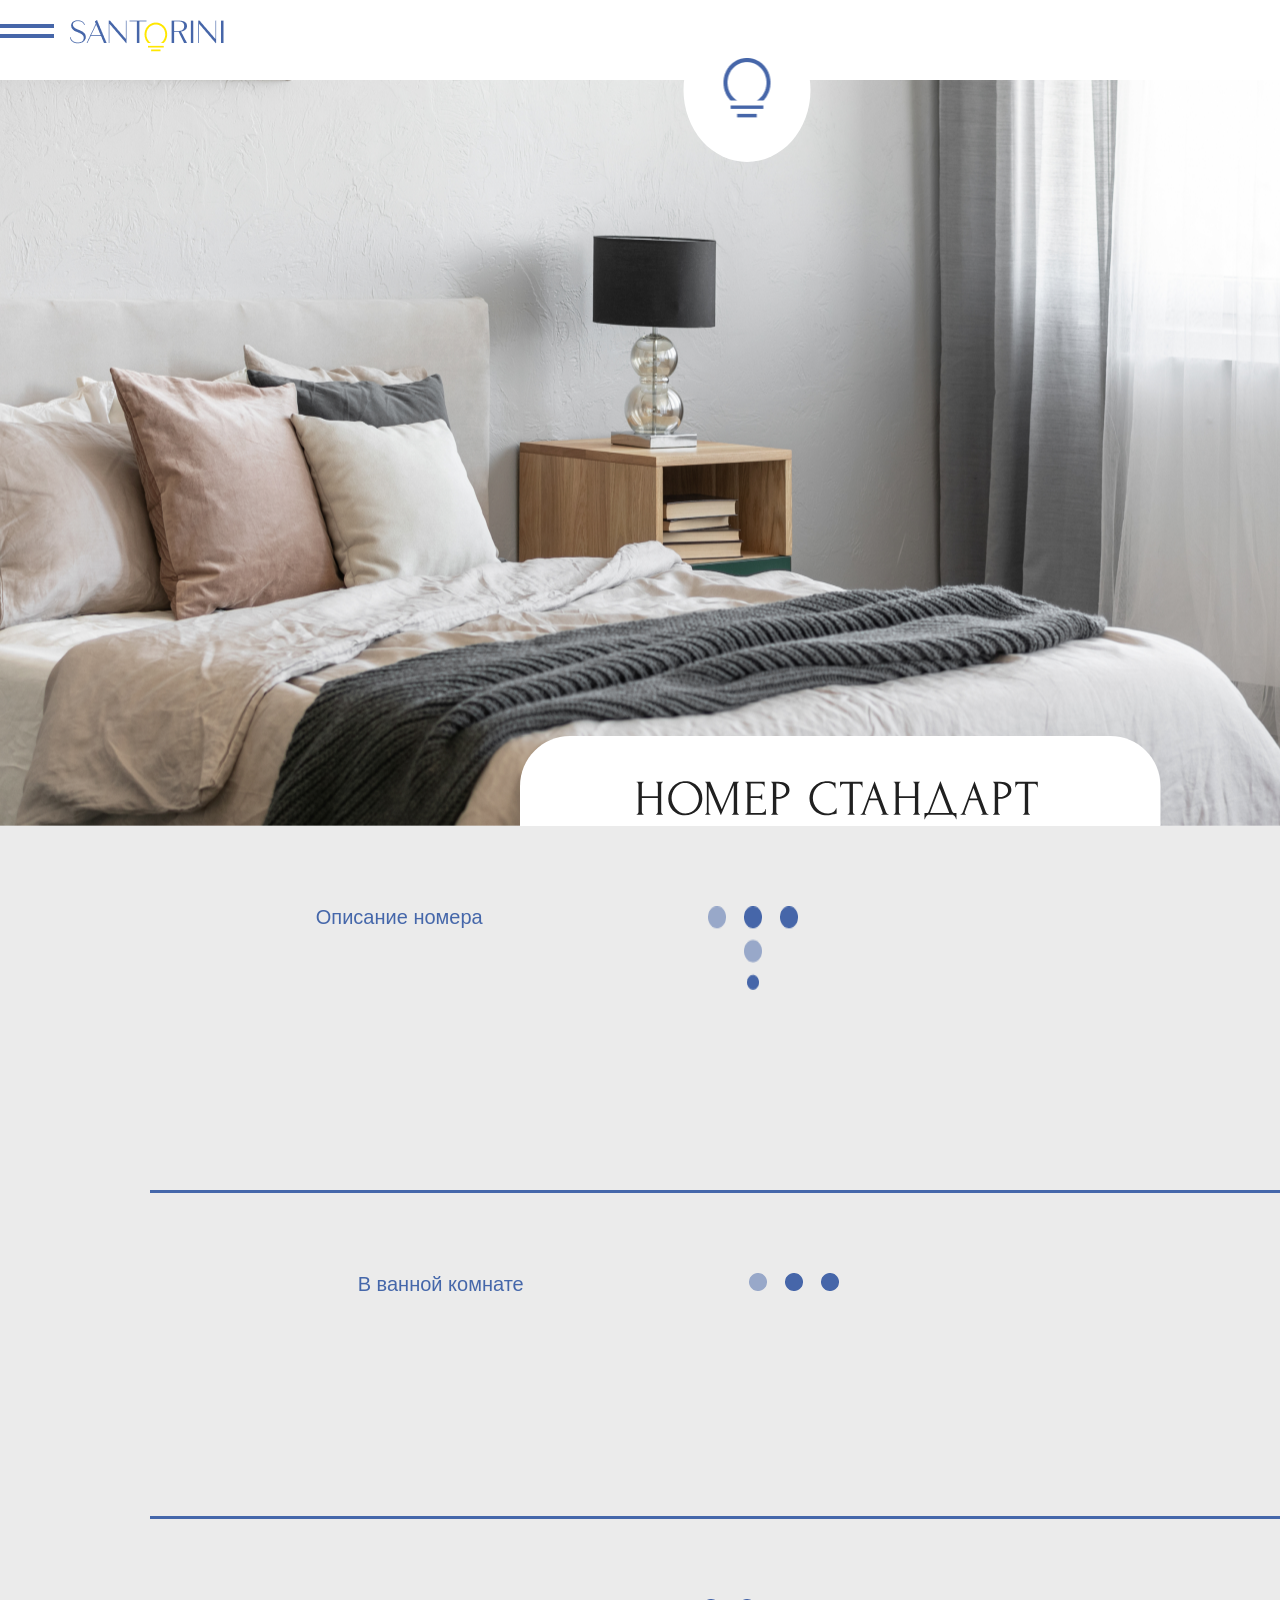
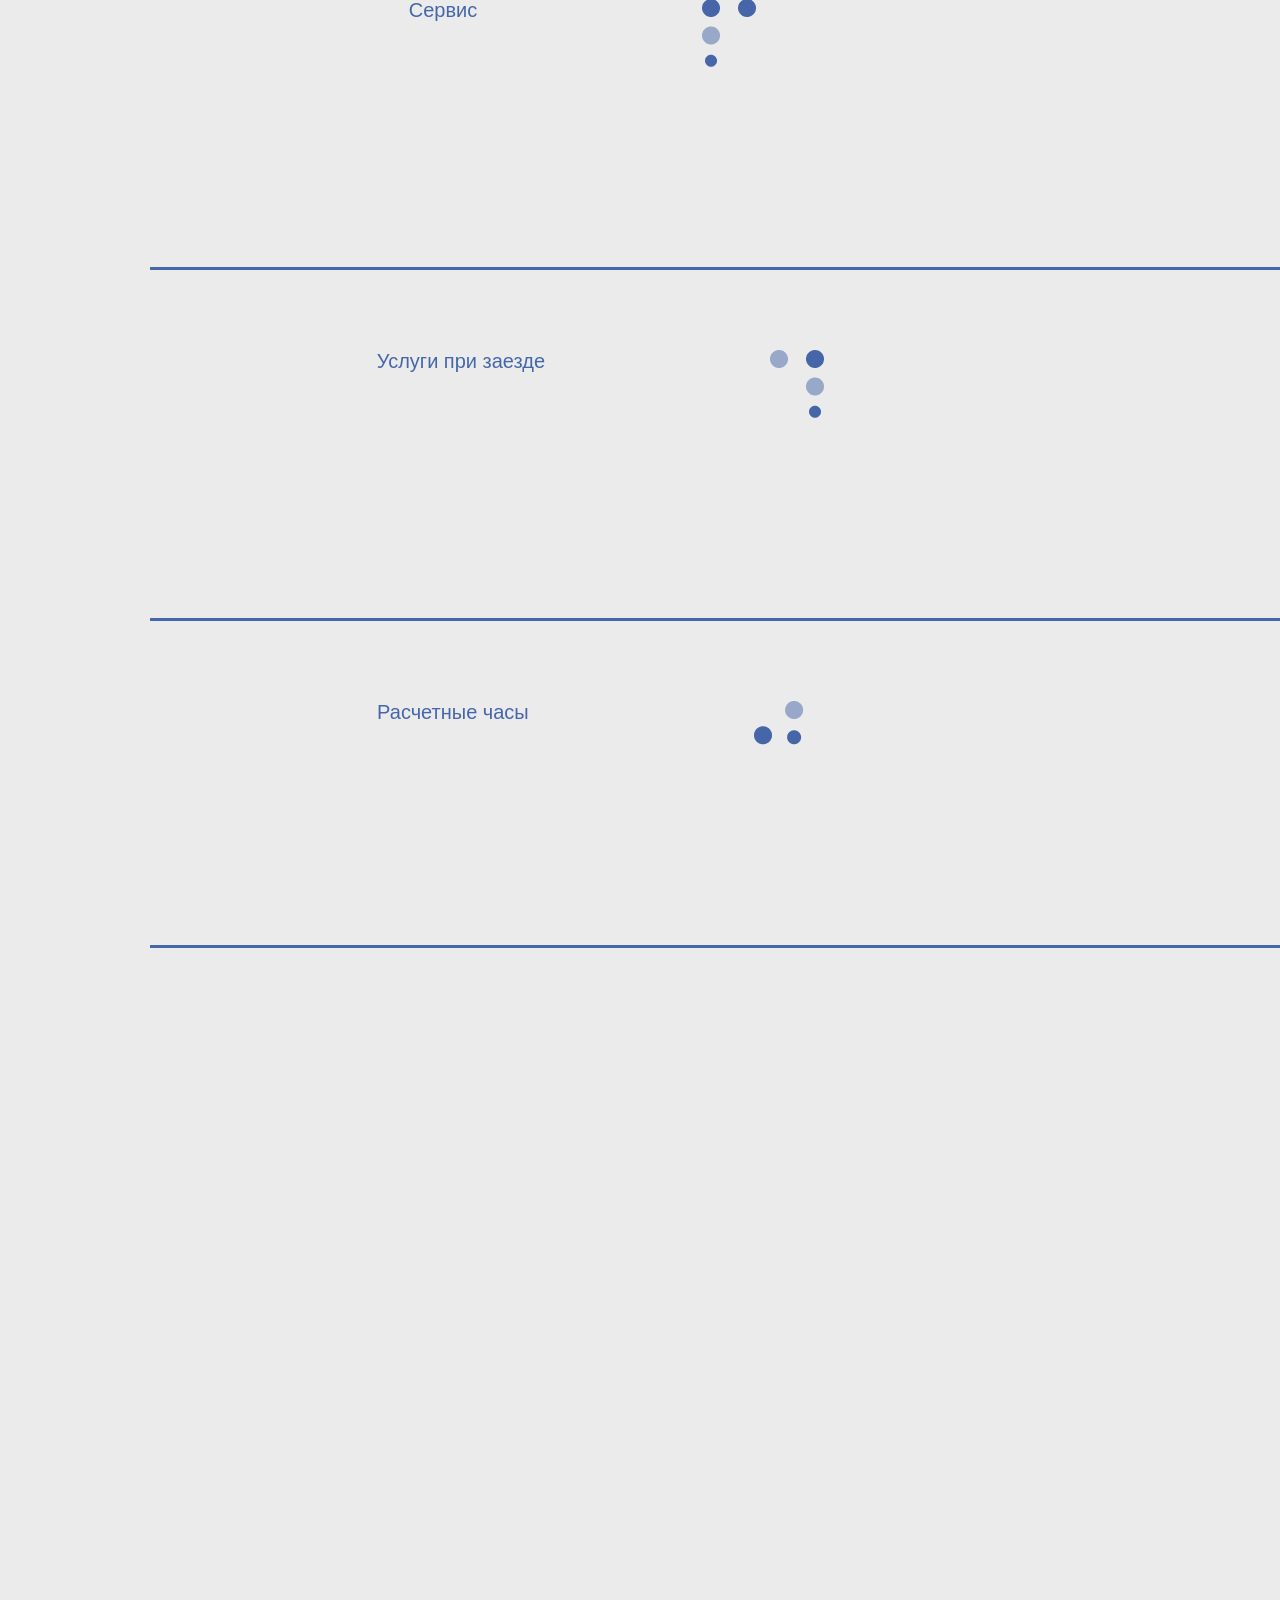
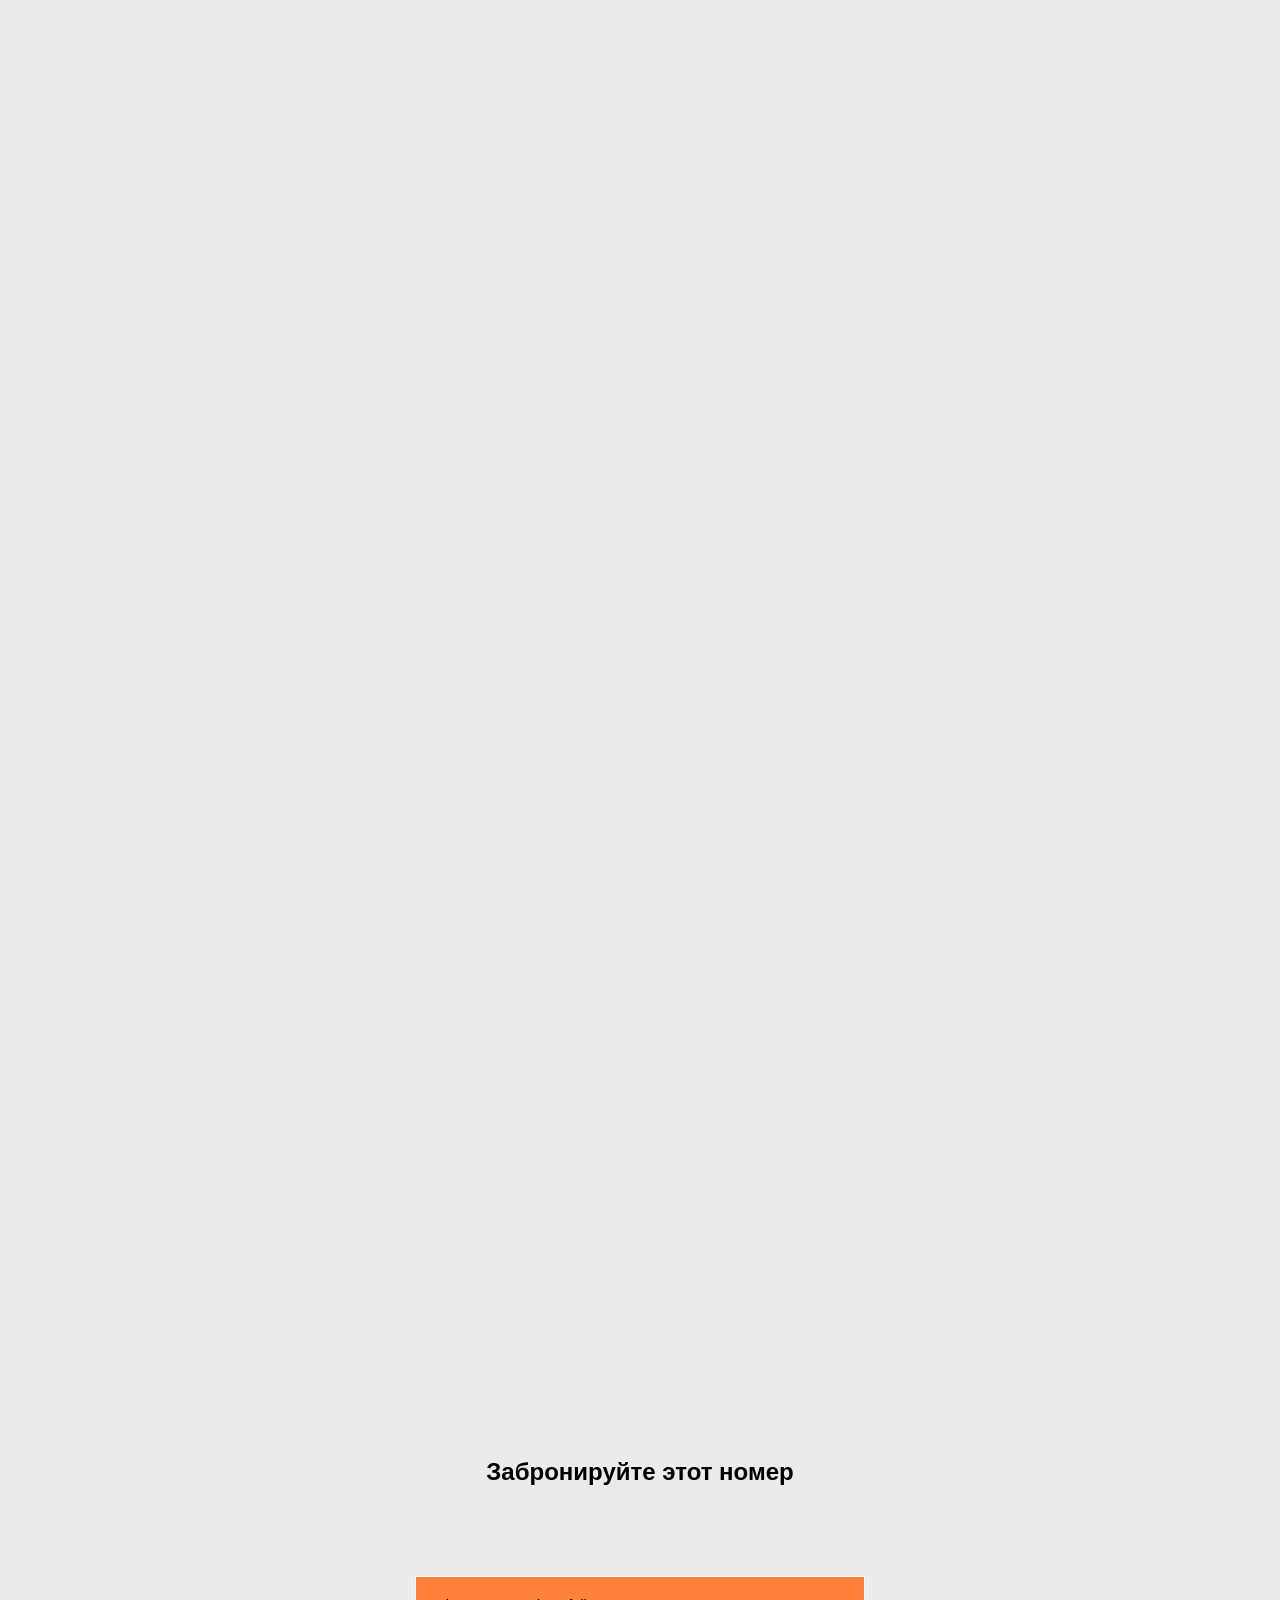
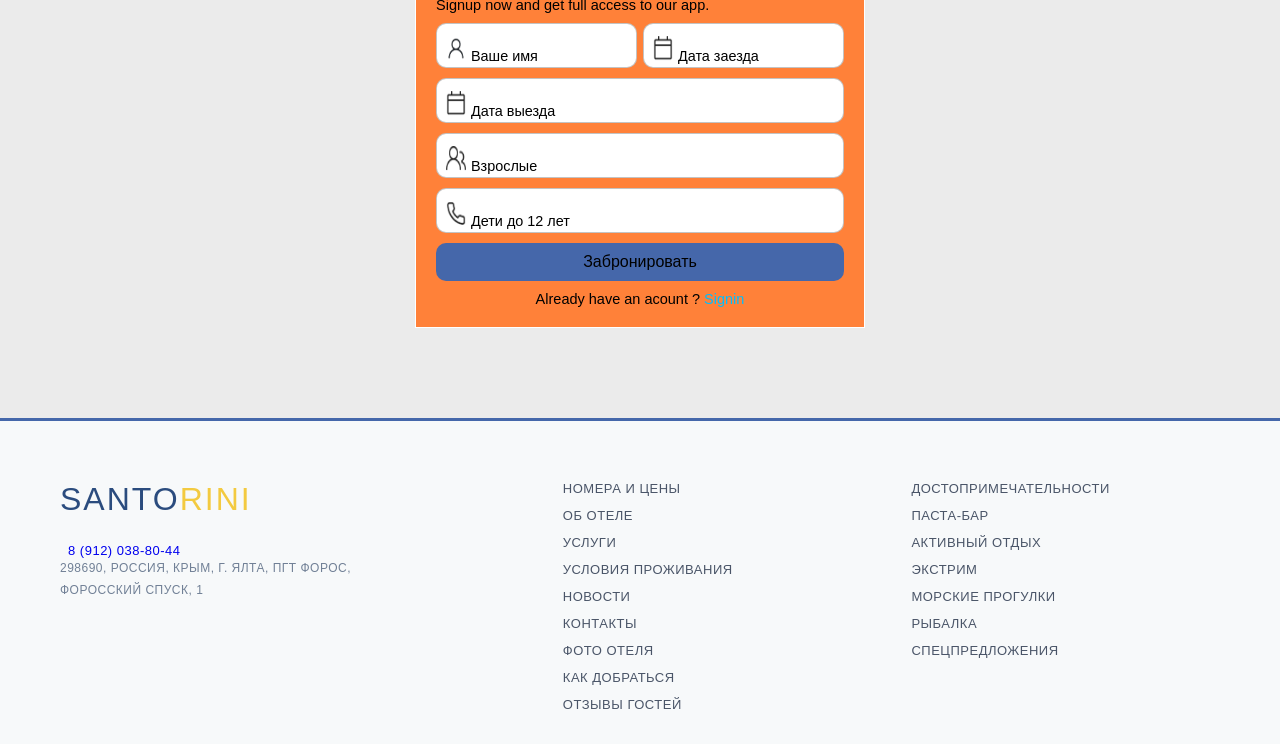
<file: taqdimot 1-page/opisaniya.html>
<!DOCTYPE html>
<html lang="en">

<head>
    <meta charset="UTF-8">
    <meta name="viewport" content="width=device-width, initial-scale=1.0">
    <title>Document</title>
    <link rel="stylesheet" href="./opisaniya.css">
    <link href="https://unpkg.com/aos@2.3.1/dist/aos.css" rel="stylesheet">

</head>

<body>
    <header >
        <div class="container">
            <div class="nav-bar">
                <div class="logo">
                    <div class="chiziqlar"><img class="chiziqcha" src="./images/header-logo1.png" alt="">
                        <img class="chiziqcha chiz1" src="./images/header-logo1.png" alt="">
                    </div>
                    <a href="../index.html"> <img class="loggo" src="./images/ЛОГО.png" alt=""></a>
                </div>
                <div class="img-center">
                    <img class="head-krug" src="./images/круг лого.png" alt="">
                </div>
                <div class="end">
                    <h3> забронировать</h3><img src="./images/end-img.png" alt="">
                </div>

            </div>
        </div>
    </header>
    <main>
        <section data-aos="fade-up-left" id="hero">
            <div class="container hro">
                <!-- <div  data-aos="fade-up" class="hero-vidjet">


                    <div class="sec1">
                        <img class="img1" src="./images/hero-div-sec1-1.svg" alt="">
                        <h3>дата заезда - дата выезда</h3><img class="img2" src="./images/hero-div-sec1-2.png" alt="">
                    </div>
                    <div class="sec2">
                        <img src="./images/hero-div-sec2-1.png" alt="">
                        <h3>кол-во человек</h3><img src="./images/+.png" alt="">00 <img src="./images/-.png" alt="">
                    </div>  
                    <div class="sec3">
                        <img src="./images/hero-div-sec3-1.png" alt="">
                    </div>
                </div> -->
                <img src="./opisaniya-images/hero-vidget.svg" alt="">
            </div>
        </section>
        <section id="nomer">
            <div class="container">
                <div class="opisaniya">
                    <a href="">Описание номера</a>
                    <img src="./opisaniya-images/opisanitya icon1.png" alt="">
                    <p data-aos="fade-up-left">Уютный однокомнатный номер 18м². предназначен для размещения <br> двоих гостей на основных местах
                        и
                        одного на дополнительном. Вид из <br> номера на террасу. Отдельный вход. <br>
                        Номер располагает всем необходимым для комфортного проживания: <br>
                        Кровать стандарт, размеры: 160*200 см., Телевизор с эфирными каналами <br> (+40), Сплит -
                        система <br>
                        (кондиционирование, отопление) <br>
                        Панорамные окна с специальным напылением, так что при дневном свете они <br> затененные и почти
                        не <br>
                        видно. Шторы блэк-аут. Сейф <br>
                        Фирменная бутилированная вода . Мини-холодильник. Чайник и Чайный набор <br> (пакетики). Вай
                        фай. <br>
                        Завтраки. Платяной шкаф и обувной шкаф.</p>
                </div>
                <div class="opisaniya">
                    <a href="">В ванной комнате</a>
                    <img class="opisaniya-icon2" src="./opisaniya-images/opisaniya icon 2.png" alt="">
                    <p data-aos="fade-up-left" > pДуш, зеркало, фен, детская подставка для ног, детское сиденье на <br> унитаз, диспенсер с
                        гигиеническими пакетами, комплект полотенец, <br> халат, тапочки, набор гостиничной косметики.
                    </p>
                </div>
                <div class="opisaniya">
                    <a href="">Сервис</a>
                    <img src="./opisaniya-images/opisaniya icon 3.png" alt="">
                    <p data-aos="fade-up-left">Уборка номера ежедневно или по требованию гостя. Смена <br> постельного белья и полотенец – 1 раз
                        в 3 дня или по требованию <br> гостя. По просьбе гостя: зубной набор, бритвенный набор,
                        расческа, <br> детские халаты и тапочки, детский шампунь 1 раз в 10 дней, лосьон для <br> тела,
                        радио-няня, подогреватель для бутылочек, щетка для одежды, <br> чайник, детская кроватка. Своя
                        прачечная.</p>
                </div>
                <div class="opisaniya">
                    <a href="">Услуги при заезде</a>
                    <img src="./opisaniya-images/opisaniya icon 4.png" alt="">
                    <p data-aos="fade-up-left">Брендированные подарки детям до 12 лет. Сладости (халва <br> подсолнечная, ванильная). Халат,
                        тапочки, швейный набор, губка и <br> лопатка для обуви.</p>
                </div>
                <div class="opisaniya">
                    <a href="">Расчетные часы</a>
                    <img src="./opisaniya-images/opsianiya icoc 5.png" alt="">
                    <p data-aos="fade-up-left">Заезд после 15:00, выезд до 12:00. Возможет поздний выезд и ранний <br> заезд по согласованию.
                    </p>
                </div>
            </div>
        </section>
        <section data-aos="fade-up" id="video">
            <div class="container">
                <h1 class="video-info">посмотрите обзорное <br> видео номера</h1>
                <img class="video-img" src="./opisaniya-images/Видео.svg" alt="">
            </div>
        </section>
        <section data-aos="fade-up-right" id="galeriya">
            <div class="container">
                <h1 class="gal-info">галерея</h1>
                <div class="galeriya-cards">
                    <div class="galeriya-card">
                        <img src="./opisaniya-images/gal-card1.png" alt="">
                    </div>
                    <div class="galeriya-card">
                        <div class="gal2">
                           <img class="asja" src="./opisaniya-images/gal-card1.png" alt="">
                            <img src="./opisaniya-images/gal-card2 icon].png" alt="">
                        </div>
                    </div>
                    <div class="galeriya-card">
                        <img src="./opisaniya-images/gal-card3.png" alt="">
                    </div>

                </div>
            </div>
        </section>
        <section id="input">
            <h1 class="input-info">Забронируйте этот номер</h1>
            <!-- From Uiverse.io by ammarsaa --> 
<form class="form">
  
    <p class="message">Signup now and get full access to our app. </p>
        <div class="flex">
        <label>
            <input class="input" type="text" placeholder="" required="">
            <span><img src="../input-icons/input-icon1.png" alt="">Ваше имя</span>
        </label>

        <label>
            <input class="input" type="text" placeholder="" required="">
            <span> <img src="../input-icons/input icon 2 3.png" alt="">Дата заезда</span>
        </label>
    </div>  
            
    <label>
        <input class="input" type="email" placeholder="" required="">
        <span><img src="../input-icons/input icon 2 3.png" alt=" ">Дата выезда</span>
    </label> 
        
    <label>
        <input class="input" type="password" placeholder="" required="">
        <span> <img src="../input-icons/Icon (4).png" alt="">Взрослые</span>
    </label>
    <label>
        <input class="input" type="password" placeholder="" required="">
        <span> <img src="../input-icons/Форма.png" alt="">Дети до 12 лет</span>
    </label>
    <button class="submit">Забронировать</button>
    <p class="signin">Already have an acount ? <a href="#">Signin</a> </p>
</form>
        </section>
    </main>
     <footer class="site-footer">
        <div class="footer-container">
            
            <!-- 1. Logo va Kontaktlar -->
            <div class="footer-column brand-info">
                <div class="footer-logo">
                    <span class="logo-blue">SANTO</span><span class="logo-yellow">RINI</span>
                </div>
                <div class="footer-contacts">
                    <a href="tel:89120388044" class="footer-phone">
                        <i class="fa-solid fa-phone"></i> 8 (912) 038-80-44
                    </a>
                    <p class="footer-address">
                        298690, РОССИЯ, КРЫМ, Г. ЯЛТА, ПГТ ФОРОС,<br>
                        ФОРОССКИЙ СПУСК, 1
                    </p>
                </div>
            </div>

            <!-- 2. Chap menyu ustuni -->
            <div class="footer-column footer-menu">
                <ul>
                    <li><a href="#">НОМЕРА И ЦЕНЫ</a></li>
                    <li><a href="#">ОБ ОТЕЛЕ</a></li>
                    <li><a href="#">УСЛУГИ</a></li>
                    <li><a href="#">УСЛОВИЯ ПРОЖИВАНИЯ</a></li>
                    <li><a href="#">НОВОСТИ</a></li>
                    <li><a href="#">КОНТАКТЫ</a></li>
                    <li><a href="#">ФОТО ОТЕЛЯ</a></li>
                    <li><a href="#">КАК ДОБРАТЬСЯ</a></li>
                    <li><a href="#">ОТЗЫВЫ ГОСТЕЙ</a></li>
                </ul>
            </div>

            <!-- 3. O'ng menyu ustuni -->
            <div class="footer-column footer-menu">
                <ul>
                    <li><a href="#">ДОСТОПРИМЕЧАТЕЛЬНОСТИ</a></li>
                    <li><a href="#">ПАСТА-БАР</a></li>
                    <li><a href="#">АКТИВНЫЙ ОТДЫХ</a></li>
                    <li><a href="#">ЭКСТРИМ</a></li>
                    <li><a href="#">МОРСКИЕ ПРОГУЛКИ</a></li>
                    <li><a href="#">РЫБАЛКА</a></li>
                    <li><a href="#">СПЕЦПРЕДЛОЖЕНИЯ</a></li>
                </ul>
            </div>

        </div>

        <!-- Pastki chiziq: Mualliflik huquqi va Ijtimoiy tarmoqlar -->
        
            </div>
        </div>
    </footer>
</body>
<script src="https://unpkg.com/aos@2.3.1/dist/aos.js"></script>
<script>
  AOS.init();
</script>

</html>
</file>
<file: taqdimot 1-page/style.css>
* {
    margin: 0;
    padding: 0;
    box-sizing: border-box;
    font-family: sans-serif;
}
a{
    text-decoration: none;
}

.container {
    margin-left: auto;
    margin-right: auto;
    width: 1680px;
}

.chiziqlar {
    display: flex;
}

.chiziqcha {
    width: 54px;
    height: 4px;

}

.chiz1 {
    margin-top: 10px;
    margin-left: -54px;
}

.nav-bar {
    display: flex;
    justify-content: space-between;
    align-items: center;
}

.loggo {
    margin-left: 70px;
    margin-top: -70px;
}

header {
    background-color: white;
}

.end {
    background-color: #4567AA;
    width: 283px;
    height: 70px;
    text-align: center;
    display: flex;
    justify-content: center !important;
    padding-top: 20px;
    color: white;
    margin-bottom: 10px;
}

.end img {
    width: 23px;
    height: 28px;

}

.end h3 {
    font-size: 18px;
    font-weight: 500;
}

.img-center {
    margin-bottom: -100px;
    z-index: 1000;
    background-color: white;
    padding: 40px;
    border-radius: 50%;


    transform: translateX(-50%);

}

.hero-vidjet img:hover{
    background-color: rgb(43, 226, 226);

}
.hero-vidjet img{
        transition: all 0.9s linear !important;

}


.hero-vidjet {
    display: flex;
    gap: 10px;
    justify-content: center;
    align-items: center;
    padding-top: 639px;
    padding-left: 285;
    padding-bottom: 95px;
    padding-right: 285px;
    margin-left: 270px !important;
}

.sec1 {
    display: flex;
    gap: 10px;
    padding-bottom: 35px !important;
    padding-top: 35px !important;
    align-items: center;
    background-color: white;
    margin-right: -10px;
    border-right: 3px solid black;
    padding-left: 35px !important;
    padding-right: 26px !important;



}

.sec1 .img2 {
    background-color: rgba(128, 128, 128, 0.151);
    border-radius: 50% !important;
    width: 42px;
    height: 42px;
    padding: 5px;
}

.sec2 img {
    background-color: rgba(128, 128, 128, 0.151);
    border-radius: 50% !important;
    width: 42px;
    height: 42px;
    padding: 5px;
}
.sec3 img{
   background-color: #4567AA  !important;
    border-radius: 50% !important;
    width: 42px;
    height: 42px;
    padding: 5px;
}
.sec3{
display: flex;
    gap: 10px;
    padding-bottom: 35px !important;
    padding-top: 35px !important;
    align-items: center;
    background-color: white;
    padding-bottom:12;
    padding-bottom: 12px;
    padding-left: 25px;
    padding-right: 25px;
    border-right: 3px solid black;
    margin-left: -10px;
   
}

.sec2 {
    display: flex;
    border-right: 3px solid black;
    padding-bottom: 35px !important;
    padding-top: 35px !important;
    gap: 10px;
    background-color: white;
    padding-left: 55px !important;
    padding-right: 55px !important;
    align-items: center;
    padding-left: 285;


}

.hro {
    background-image: url(./images/hero-background.png);
    background-position: center;
    background-repeat: no-repeat;
    background-size: cover;
    width: 1680px;
    height: 816px;
}
.nomer-info{
   margin-top: 90px;
   text-align: center;
}
.nomer-bosh{
     display: flex;
    justify-content: center;
    gap: 23px;
}
.card1buttons{
    display: flex;
    justify-content: center;
    gap: 60px;
}
.butt1{
    padding: 10px 35px;
    background-color: #4567AA;
    border: none;
    border-radius: 5px;
}
.butt1 a{
        color: white !important;
     
}
.butt2{
        padding: 10px 20px;
        border-radius: 5px;
        border: none;
        background-color: rgba(128, 128, 128, 0.373);

}
.butt2 a{
    color: #4666A9;
}

.ps{
    display: flex;
        margin-left: -20px;


}
.card1 img{
    width: 90%;

}
.card1{
    background-color: #F5F5F5;
    border-radius: 40px ;
    
}
.card2{
  background-color: #F5F5F5;
    border-radius: 40px ;
}
.card3{
      background-color: #F5F5F5;
    border-radius: 40px ;
}
.nomer-cards{
   display: flex;
   justify-content: space-between;
   gap: 40px !important;

}
.owl-nav{
position: absolute;
top: 50%;
right: 530px;
}
.project-cards{
    position: relative;
    padding-top: 80px;
    justify-content: space-between;

}
.owl-prev,.owl-next{
    background-color: #FF8744 !important;
    border-radius: 50% !important;
    width: 48px;
    height: 48px;
    
    

}
.owl-next{
    margin-left: 320px !important;
}
.owl-prev{
    margin-right: 200px !important;
}
.slick-dots, .swiper-pagination {
    display: none !important;
}
.owl-dots{
    color: transparent;
}
.bar-hero{
    display: flex;
    gap: 60px;
    justify-content: center;
}
.bar-yoz-sec{
    font-size: 22px;
    display: flex;
    align-items: center;
    margin-top: 38px;
    
}
.bar-info{
    text-align: center;
    padding-bottom: 30px;
}
#bar{
    padding-top: 50px;
    padding-bottom: 50px;
}
.bar-sec1 a{
margin-left: 260px;
padding-top: 10px;
padding-bottom: 10px;
}
.bar-sec2 a{
    margin-left: 237px;
    
}
.bar-sec3 a{
    margin-left: 356px;
}
.bar-sec4 a{
    margin-left: 78.2px;
}
.bar-sec1{
    border-bottom: 3px solid #4567AA;
    padding-bottom: 15px;
    padding-top: 15px;
    color: #4567AA;
}
.bar-sec2{
    padding-bottom: 15px;
    padding-top: 20px;
    border-bottom: 3px solid #4567AA;
}
.bar-sec3{
    padding-bottom: 15px;
    padding-top: 15px;
    border-bottom: 3px solid #4567AA;
}
.bar-sec4{
    padding-bottom: 15px;
    padding-top: 15px;
    border-bottom: 3px solid #4567AA;
}
.chapga{
    border: 2px solid #4567AA;
    border-radius: 50%;
    padding: 34px;
}
.onga{
     border: 2px solid #4567AA;
    border-radius: 50%;
    padding: 34px;
}
.icon{
    display: flex;
    align-items: center;
    gap: 10px;
    margin-top: 20px;
    color: #4567AA;
}
.aktiv-info{
    text-align: center;
    padding-top: 100px;
    padding-bottom: 52px;

}
.aktiv-buttons{
    display: flex;
    justify-content: center;
}
.aktivb1{
    background-color: #4567AA;
    padding: 15px 40px;
    border: none;
    border-radius: 5px;
    margin-left: -80px;
    a{
        color: white;
    }
   
}
.aktivb2{
    background-color: rgba(128, 128, 128, 0.384);
    padding: 15px 40px;
    border: none;
    border-radius: 5px;
    margin-left: 60px;
    a{
        color: #4567AA;
    }
}
.aktivb3{
      background-color: rgba(128, 128, 128, 0.384);
    padding: 15px 40px;
    border: none;
    border-radius: 5px;
    margin-left: 60px;
    a{
        color: #4567AA;
    }
}
.aktiv-images{
    display: flex;
    flex-wrap: wrap;
    gap: 30px;
    margin-top: 68px;
    

}
#aktiv{
    background-color: #F5F5F5;

}
.nashi-sec1{
    display: flex;
    gap: 85px;


}
#nomera{
    margin-top: 50px;
    margin-bottom: 50px;
}
.nashi-sec1 h2{
    font-size:30px ;
    font-weight: 400;
    margin-top: 30px;
}
.nashi-sec1 h3{
    font-size: 20px;
    font-weight: 400;
    margin-top: 20px;
    padding-bottom: 90px;
}
.nashi-sec1 a{
    margin-left: 40px;
}
.sec1-a1{
    color: #4567AA; text-align: center;      


}
.sec1-a2{
    color: #FF8744;
    text-align: center;
    margin-left: 40px;

       

}
.nashi-info{
    display: flex;
    gap: 10px;
    align-items: center;
    justify-content: center;
    padding-top: 50px;
    padding-bottom: 70px;
}
.nashi-sec1{
    border-bottom: 3px solid #4567AA;
    padding-bottom: 20px;
    padding-top: 20px;
}
.nashi-end{
    text-align: center;
    padding-top: 40px;
    padding-bottom: 40px;
}
.video-info{
    display: flex;
    justify-content: center;
    gap: 10px;
    align-items: center;
}
.video-info h1{
    text-align: center;
}
.oxir{
    width: 1680px;
    height: 700px;
}
footer{
    text-align: center;
    padding-top: 20px;
    padding-bottom: 20px;
}
.butt1{
    padding: 5px 15px;
}
* {
    margin: 0;
    padding: 0;
    box-sizing: border-box;
    font-family: 'Segoe UI', Tahoma, Geneva, Verdana, sans-serif;
}

body {
    background-color: #fcfcfc;
}

/* Footer asosiy qismi */
.site-footer {
    background-color: #f7f9fa;
    padding: 60px 0 20px 0;
    color: #4a5568;
    font-size: 13px;
    letter-spacing: 0.5px;
}

.footer-container {
    max-width: 1200px;
    margin: 0 auto;
    display: grid;
    grid-template-columns: 1.5fr 1fr 1fr;
    gap: 40px;
    padding: 0 20px;
}

.footer-column {
    display: flex;
    flex-direction: column;
}

/* Logo dizayni */
.footer-logo {
    font-size: 32px;
    font-weight: 300;
    letter-spacing: 2px;
    margin-bottom: 25px;
}

.logo-blue {
    color: #2b4c7e;
}

.logo-yellow {
    color: #f3ca40;
}

/* Kontaktlar qismi */
.footer-contacts .footer-phone {
    color: #2b4c7e;
    text-decoration: none;
    font-weight: bold;
    font-size: 15px;
    display: inline-block;
    margin-bottom: 15px;
    transition: color 0.2s;
}

.footer-contacts .footer-phone i {
    margin-right: 8px;
}

.footer-contacts .footer-phone:hover {
    color: #1a365d;
}

.footer-address {
    line-height: 1.8;
    color: #718096;
    font-size: 12px;
}

/* Menyular */
.footer-menu ul {
    list-style: none;
}

.footer-menu ul li {
    margin-bottom: 12px;
}

.footer-menu ul li a {
    text-decoration: none;
    color: #4a5568;
    font-weight: 400;
    transition: color 0.2s;
}

.footer-menu ul li a:hover {
    color: #2b4c7e;
}

/* Footer pastki qatori */
.footer-bottom {
    margin-top: 50px;
    border-top: 1px solid #e2e8f0;
    padding-top: 25px;
}

.footer-bottom-container {
    max-width: 1200px;
    margin: 0 auto;
    padding: 0 20px;
    display: flex;
    justify-content: space-between;
    align-items: center;
    color: #a0aec0;
    font-size: 12px;
}

.privacy-policy a {
    color: #a0aec0;
    text-decoration: none;
    transition: color 0.2s;
}

.privacy-policy a:hover {
    color: #4a5568;
}

/* Ijtimoiy tarmoq ikonkalari */
.social-links {
    display: flex;
    gap: 15px;
}

.social-icon {
    display: flex;
    align-items: center;
    justify-content: center;
    width: 36px;
    height: 36px;
    border-radius: 50%;
    background-color: #2b4c7e;
    color: #ffffff;
    text-decoration: none;
    font-size: 16px;
    transition: transform 0.2s, background-color 0.2s;
}

.social-icon:hover {
    transform: translateY(-3px);
    background-color: #1a365d;
}

/* Mobil qurilmalar uchun moslashuvchanlik (Responsive) */
@media (max-width: 768px) {
    .footer-container {
        grid-template-columns: 1fr;
        gap: 30px;
        text-align: center;
    }

    .footer-bottom-container {
        flex-direction: column;
        gap: 20px;
        text-align: center;
    }

    .social-links {
        order: -1; /* Mobil versiyada ikonkalarni tepaga chiqarish */
    }
}
</file>
<file: taqdimot 1-page/aktiv.css>
* {
    margin: 0;
    padding: 0;
    box-sizing: border-box;
    font-family: sans-serif;
}

a {
    text-decoration: none;
}

.container {
    margin-left: auto;
    margin-right: auto;
    width: 1680px;
}

.chiziqlar {
    display: flex;
}

.chiziqcha {
    width: 54px;
    height: 4px;

}

.chiz1 {
    margin-top: 10px;
    margin-left: -54px;
}

.nav-bar {
    display: flex;
    justify-content: space-between;
    align-items: center;
}

.loggo {
    margin-left: 70px;
    margin-top: -70px;
}

header {
    background-color: white;
}

.end {
    background-color: #4567AA;
    width: 283px;
    height: 70px;
    text-align: center;
    display: flex;
    justify-content: center !important;
    padding-top: 20px;
    color: white;
    margin-bottom: 10px;
}

.end img {
    width: 23px;
    height: 28px;

}

.end h3 {
    font-size: 18px;
    font-weight: 500;
}

.img-center {
    margin-bottom: -100px;
    z-index: 1000;
    background-color: white;
    padding: 40px;
    border-radius: 50%;


    transform: translateX(-50%);

}

.hero-vidjet img:hover {
    background-color: rgb(43, 226, 226);

}

.hero-vidjet img {
    transition: all 0.9s linear !important;

}


.hero-vidjet {
    display: flex;
    gap: 10px;
    justify-content: center;
    align-items: center;
    padding-top: 639px;
    padding-left: 285;
    padding-bottom: 95px;
    padding-right: 285px;
    margin-left: 270px !important;
}

.sec1 {
    display: flex;
    gap: 10px;
    padding-bottom: 35px !important;
    padding-top: 35px !important;
    align-items: center;
    background-color: white;
    margin-right: -10px;
    border-right: 3px solid black;
    padding-left: 35px !important;
    padding-right: 26px !important;



}


.sec1 .img2 {
    background-color: rgba(128, 128, 128, 0.151);
    border-radius: 50% !important;
    width: 42px;
    height: 42px;
    padding: 5px;
}

.sec2 img {
    background-color: rgba(128, 128, 128, 0.151);
    border-radius: 50% !important;
    width: 42px;
    height: 42px;
    padding: 5px;
}

.sec3 img {
    background-color: #4567AA !important;
    border-radius: 50% !important;
    width: 42px;
    height: 42px;
    padding: 5px;
}

.sec3 {
    display: flex;
    gap: 10px;
    padding-bottom: 35px !important;
    padding-top: 35px !important;
    align-items: center;
    background-color: white;
    padding-bottom: 12;
    padding-bottom: 12px;
    padding-left: 25px;
    padding-right: 25px;
    border-right: 3px solid black;
    margin-left: -10px;

}

.sec2 {
    display: flex;
    border-right: 3px solid black;
    padding-bottom: 35px !important;
    padding-top: 35px !important;
    gap: 10px;
    background-color: white;
    padding-left: 55px !important;
    padding-right: 55px !important;
    align-items: center;
    padding-left: 285;


}

.hro {
    background-image: url(../aktiv.images/hro-img.png);
    background-position: center;
    background-repeat: no-repeat;
    background-size: cover;
    width: 1680px;
    height: 746.49px;
}

.hro img {
    margin-left: 519.76px;
    margin-right: 519.76px;
    margin-top: 656.49px;
}

.bir-juft {
    display: grid;
    gap: 30px;
    grid-template-columns: repeat(2, 1fr);
    align-items: center;

}

.bir-juft img {
    margin-top: 30px;
}

#images {
    margin-top: 90px;
   
    padding-bottom: 130px;
}

.fse{

    color: #4567AA;
    width: 110px;
    margin-left: 760px;
    padding-top: 50px;
    padding-bottom: 90px;
  
    
}
#link{
     border-bottom: 5px solid #4567AA;
     padding-top: 20px;
     margin-bottom: 20px;
   
}
* {
    margin: 0;
    padding: 0;
    box-sizing: border-box;
    font-family: 'Segoe UI', Tahoma, Geneva, Verdana, sans-serif;
}

body {
    background-color: #fcfcfc;
}

/* Footer asosiy qismi */
.site-footer {
    background-color: #f7f9fa;
    padding: 60px 0 20px 0;
    color: #4a5568;
    font-size: 13px;
    letter-spacing: 0.5px;
}

.footer-container {
    max-width: 1200px;
    margin: 0 auto;
    display: grid;
    grid-template-columns: 1.5fr 1fr 1fr;
    gap: 40px;
    padding: 0 20px;
}

.footer-column {
    display: flex;
    flex-direction: column;
}

/* Logo dizayni */
.footer-logo {
    font-size: 32px;
    font-weight: 300;
    letter-spacing: 2px;
    margin-bottom: 25px;
}

.logo-blue {
    color: #2b4c7e;
}

.logo-yellow {
    color: #f3ca40;
}

/* Kontaktlar qismi */
.footer-contacts .footer-phone {
    color: #2b4c7e;
    text-decoration: none;
    font-weight: bold;
    font-size: 15px;
    display: inline-block;
    margin-bottom: 15px;
    transition: color 0.2s;
}

.footer-contacts .footer-phone i {
    margin-right: 8px;
}

.footer-contacts .footer-phone:hover {
    color: #1a365d;
}

.footer-address {
    line-height: 1.8;
    color: #718096;
    font-size: 12px;
}

/* Menyular */
.footer-menu ul {
    list-style: none;
}

.footer-menu ul li {
    margin-bottom: 12px;
}

.footer-menu ul li a {
    text-decoration: none;
    color: #4a5568;
    font-weight: 400;
    transition: color 0.2s;
}

.footer-menu ul li a:hover {
    color: #2b4c7e;
}

/* Footer pastki qatori */
.footer-bottom {
    margin-top: 50px;
    border-top: 1px solid #e2e8f0;
    padding-top: 25px;
}

.footer-bottom-container {
    max-width: 1200px;
    margin: 0 auto;
    padding: 0 20px;
    display: flex;
    justify-content: space-between;
    align-items: center;
    color: #a0aec0;
    font-size: 12px;
}
footer{
    margin-top: 20px;
}
.privacy-policy a {
    color: #a0aec0;
    text-decoration: none;
    transition: color 0.2s;
}

.privacy-policy a:hover {
    color: #4a5568;
}

/* Ijtimoiy tarmoq ikonkalari */
.social-links {
    display: flex;
    gap: 15px;
}

.social-icon {
    display: flex;
    align-items: center;
    justify-content: center;
    width: 36px;
    height: 36px;
    border-radius: 50%;
    background-color: #2b4c7e;
    color: #ffffff;
    text-decoration: none;
    font-size: 16px;
    transition: transform 0.2s, background-color 0.2s;
}

.social-icon:hover {
    transform: translateY(-3px);
    background-color: #1a365d;
}

/* Mobil qurilmalar uchun moslashuvchanlik (Responsive) */
@media (max-width: 768px) {
    .footer-container {
        grid-template-columns: 1fr;
        gap: 30px;
        text-align: center;
    }

    .footer-bottom-container {
        flex-direction: column;
        gap: 20px;
        text-align: center;
    }

    .social-links {
        order: -1; /* Mobil versiyada ikonkalarni tepaga chiqarish */
    }
}
</file>
<file: taqdimot 1-page/nomer.css>
* {
    margin: 0;
    padding: 0;
    box-sizing: border-box;
    font-family: sans-serif;
}
a{
    text-decoration: none;
}

.container {
    margin-left: auto;
    margin-right: auto;
    width: 1680px;
}

.chiziqlar {
    display: flex;
}

.chiziqcha {
    width: 54px;
    height: 4px;

}

.chiz1 {
    margin-top: 10px;
    margin-left: -54px;
}

.nav-bar {
    display: flex;
    justify-content: space-between;
    align-items: center;
}

.loggo {
    margin-left: 70px;
    margin-top: -70px;
}

header {
    background-color: white;
}

.end {
    background-color: #4567AA;
    width: 283px;
    height: 70px;
    text-align: center;
    display: flex;
    justify-content: center !important;
    padding-top: 20px;
    color: white;
    margin-bottom: 10px;
}

.end img {
    width: 23px;
    height: 28px;

}

.end h3 {
    font-size: 18px;
    font-weight: 500;
}

.img-center {
    margin-bottom: -100px;
    z-index: 1000;
    background-color: white;
    padding: 40px;
    border-radius: 50%;


    transform: translateX(-50%);

}
.hero-vidjet img:hover{
    background-color: rgb(43, 226, 226);

}
.hero-vidjet img{
        transition: all 0.9s linear !important;

}


.hero-vidjet {
    display: flex;
    gap: 10px;
    justify-content: center;
    align-items: center;
    padding-top:300px;
    padding-left: 285;
    padding-bottom: 95px;
    padding-right: 285px;
    margin-left: 270px !important;
}

.sec1 {
    display: flex;
    gap: 10px;
    padding-bottom: 35px !important;
    padding-top: 35px !important;
    align-items: center;
    background-color: white;
    margin-right: -10px;
    border-right: 3px solid black;
    padding-left: 35px !important;
    padding-right: 26px !important;



}

.sec1 .img2 {
    background-color: rgba(128, 128, 128, 0.151);
    border-radius: 50% !important;
    width: 42px;
    height: 42px;
    padding: 5px;
}

.sec2 img {
    background-color: rgba(128, 128, 128, 0.151);
    border-radius: 50% !important;
    width: 42px;
    height: 42px;
    padding: 5px;
}
.sec3 img{
   background-color: #4567AA  !important;
    border-radius: 50% !important;
    width: 42px;
    height: 42px;
    padding: 5px;
}
.sec3{
display: flex;
    gap: 10px;
    padding-bottom: 35px !important;
    padding-top: 35px !important;
    align-items: center;
    background-color: white;
    padding-bottom:12;
    padding-bottom: 12px;
    padding-left: 25px;
    padding-right: 25px;
    border-right: 3px solid black;
    margin-left: -10px;
   
}

.sec2 {
    display: flex;
    border-right: 3px solid black;
    padding-bottom: 35px !important;
    padding-top: 35px !important;
    gap: 10px;
    background-color: white;
    padding-left: 55px !important;
    padding-right: 55px !important;
    align-items: center;
    padding-left: 285;


}

.hro {
    background-image: url(./nomera.images/Mask\ group\ \(14\).png);
    background-position: center;
    background-repeat: no-repeat;
    background-size: cover;
    width: 1680px;
    height: 445px;
}
.nomer-info{
   margin-top: 90px;
   text-align: center;
}
.nomer-bosh{
     display: flex;
    justify-content: center;
    gap: 23px;
}
.card1buttons{
    display: flex;
    
    gap: 60px;
}
.butt1{
    padding: 10px 35px;
    background-color: #4567AA;
    border: none;
    border-radius: 5px;
}
.butt1 a{
        color: white !important;
     
}
.butt2{
        padding: 10px 20px;
        border-radius: 5px;
        border: none;
        margin-left: 165px;
        background-color: rgba(128, 128, 128, 0.373);

}
.butt2 a{
    color: #4666A9;
}
.nomera-cards{
    display: grid;
    grid-template-columns: 1fr 1fr;
    gap: 100px;
    margin-left: 160px;
    padding-top: 90px;
}
.fse{
    border-bottom: 2px solid #4567AA;
    color: #4567AA;
    width: 110px;
    margin-left: 600px;
    
}
#nomera{
    padding-top: 50px;
    padding-bottom: 50px;
}
.nomerkon{
       border-bottom: 4px solid #4567AA;
    padding-bottom: 190px;
}
/* Umumiy sozlamalar */
* {
    margin: 0;
    padding: 0;
    box-sizing: border-box;
    font-family: 'Segoe UI', Tahoma, Geneva, Verdana, sans-serif;
}

body {
    background-color: #fcfcfc;
}

/* Footer asosiy qismi */
.site-footer {
    background-color: #f7f9fa;
    padding: 60px 0 20px 0;
    color: #4a5568;
    font-size: 13px;
    letter-spacing: 0.5px;
}

.footer-container {
    max-width: 1200px;
    margin: 0 auto;
    display: grid;
    grid-template-columns: 1.5fr 1fr 1fr;
    gap: 40px;
    padding: 0 20px;
}

.footer-column {
    display: flex;
    flex-direction: column;
}

/* Logo dizayni */
.footer-logo {
    font-size: 32px;
    font-weight: 300;
    letter-spacing: 2px;
    margin-bottom: 25px;
}

.logo-blue {
    color: #2b4c7e;
}

.logo-yellow {
    color: #f3ca40;
}

/* Kontaktlar qismi */
.footer-contacts .footer-phone {
    color: #2b4c7e;
    text-decoration: none;
    font-weight: bold;
    font-size: 15px;
    display: inline-block;
    margin-bottom: 15px;
    transition: color 0.2s;
}

.footer-contacts .footer-phone i {
    margin-right: 8px;
}

.footer-contacts .footer-phone:hover {
    color: #1a365d;
}

.footer-address {
    line-height: 1.8;
    color: #718096;
    font-size: 12px;
}

/* Menyular */
.footer-menu ul {
    list-style: none;
}

.footer-menu ul li {
    margin-bottom: 12px;
}

.footer-menu ul li a {
    text-decoration: none;
    color: #4a5568;
    font-weight: 400;
    transition: color 0.2s;
}

.footer-menu ul li a:hover {
    color: #2b4c7e;
}

/* Footer pastki qatori */
.footer-bottom {
    margin-top: 50px;
    border-top: 1px solid #e2e8f0;
    padding-top: 25px;
}

.footer-bottom-container {
    max-width: 1200px;
    margin: 0 auto;
    padding: 0 20px;
    display: flex;
    justify-content: space-between;
    align-items: center;
    color: #a0aec0;
    font-size: 12px;
}

.privacy-policy a {
    color: #a0aec0;
    text-decoration: none;
    transition: color 0.2s;
}

.privacy-policy a:hover {
    color: #4a5568;
}

/* Ijtimoiy tarmoq ikonkalari */
.social-links {
    display: flex;
    gap: 15px;
}

.social-icon {
    display: flex;
    align-items: center;
    justify-content: center;
    width: 36px;
    height: 36px;
    border-radius: 50%;
    background-color: #2b4c7e;
    color: #ffffff;
    text-decoration: none;
    font-size: 16px;
    transition: transform 0.2s, background-color 0.2s;
}

.social-icon:hover {
    transform: translateY(-3px);
    background-color: #1a365d;
}

/* Mobil qurilmalar uchun moslashuvchanlik (Responsive) */
@media (max-width: 768px) {
    .footer-container {
        grid-template-columns: 1fr;
        gap: 30px;
        text-align: center;
    }

    .footer-bottom-container {
        flex-direction: column;
        gap: 20px;
        text-align: center;
    }

    .social-links {
        order: -1; /* Mobil versiyada ikonkalarni tepaga chiqarish */
    }
}
</file>
<file: taqdimot 1-page/opisaniya.css>
* {
    margin: 0;
    padding: 0;
    box-sizing: border-box;
    font-family: sans-serif;
}
a{
    text-decoration: none;
}

.container {
    margin-left: auto;
    margin-right: auto;
    width: 1680px;
}

.chiziqlar {
    display: flex;
}

.chiziqcha {
    width: 54px;
    height: 4px;

}

.chiz1 {
    margin-top: 10px;
    margin-left: -54px;
}

.nav-bar {
    display: flex;
    justify-content: space-between;
    align-items: center;
}

.loggo {
    margin-left: 70px;
    margin-top: -70px;
}

header {
    background-color: white;
}

.end {
    background-color: #4567AA;
    width: 283px;
    height: 70px;
    text-align: center;
    display: flex;
    justify-content: center !important;
    padding-top: 20px;
    color: white;
    margin-bottom: 10px;
}

.end img {
    width: 23px;
    height: 28px;

}

.end h3 {
    font-size: 18px;
    font-weight: 500;
}

.img-center {
    margin-bottom: -100px;
    z-index: 1000;
    background-color: white;
    padding: 40px;
    border-radius: 50%;


    transform: translateX(-50%);

}
.hero-vidjet img:hover{
    background-color: rgb(43, 226, 226);

}
.hero-vidjet img{
        transition: all 0.9s linear !important;

}


.hero-vidjet {
    display: flex;
    gap: 10px;
    justify-content: center;
    align-items: center;
    padding-top: 639px;
    padding-left: 285;
    padding-bottom: 95px;
    padding-right: 285px;
    margin-left: 270px !important;
}

.sec1 {
    display: flex;
    gap: 10px;
    padding-bottom: 35px !important;
    padding-top: 35px !important;
    align-items: center;
    background-color: white;
    margin-right: -10px;
    border-right: 3px solid black;
    padding-left: 35px !important;
    padding-right: 26px !important;



}

.sec1 .img2 {
    background-color: rgba(128, 128, 128, 0.151);
    border-radius: 50% !important;
    width: 42px;
    height: 42px;
    padding: 5px;
}

.sec2 img {
    background-color: rgba(128, 128, 128, 0.151);
    border-radius: 50% !important;
    width: 42px;
    height: 42px;
    padding: 5px;
}
.sec3 img{
   background-color: #4567AA  !important;
    border-radius: 50% !important;
    width: 42px;
    height: 42px;
    padding: 5px;
}
.sec3{
display: flex;
    gap: 10px;
    padding-bottom: 35px !important;
    padding-top: 35px !important;
    align-items: center;
    background-color: white;
    padding-bottom:12;
    padding-bottom: 12px;
    padding-left: 25px;
    padding-right: 25px;
    border-right: 3px solid black;
    margin-left: -10px;
   
}

.sec2 {
    display: flex;
    border-right: 3px solid black;
    padding-bottom: 35px !important;
    padding-top: 35px !important;
    gap: 10px;
    background-color: white;
    padding-left: 55px !important;
    padding-right: 55px !important;
    align-items: center;
    padding-left: 285;


}

.hro {
    background-image: url(./opisaniya-images/hero-img.png);
    background-position: center;
    background-repeat: no-repeat;
    background-size: cover;
    width: 1680px;
    height: 746.49px;
}

.hro img{
    margin-left: 519.76px;
    margin-right: 519.76px;
    margin-top: 656.49px;
}
.opisaniya{
    display: flex;
    gap: 25px;
    justify-content: center;
    margin-left: 150px;
    padding-bottom: 50px;
    margin-top: 80px;
    border-bottom: 3px solid #4567AA;
   

}
.opisaniya img{
    margin-right: 100px;
    margin-bottom: 150px;
    
}
.opisaniya a{
    font-size: 20px;
    font-weight: 400;
    margin-right: 200px;
    margin-bottom: 170px;
    color: #4567AA;
   
   
}
.opisaniya-icon2{
    width: 90px;
    height: 18px;
}
.opisaniya p{
 color: #333333;
    
}
.video-info{
    margin-top: 90px;
    text-align: center;
    margin-bottom: 87.4px;
}
.galeriya-cards{
    display: flex;
    justify-content: space-between;
    gap: 20px;
    margin-top: 50px;
}
.gal2 img{
    display: block;
    margin-left: auto;
    margin-right: auto; 
    margin-bottom: 50px;
}
.asja{
      margin-top: -50px;
      width: 90%;
}
.gal-info{
    text-align: center;
    padding-bottom: 90px;
    font-size: 40px;
}
#galeriya{
    margin-top: 90px;
}
.input-info{
    text-align: center;
    padding: 90px;
}
/* From Uiverse.io by ammarsaa */ 
.form {
  display: flex;
  flex-direction: column;
  gap: 10px;
  max-width: 450px;
  padding: 20px;
  border-radius: none;
  position: relative;
  background-color:#FF8139;
  color: #000000;
  border: 1px solid #ffffff;
}

.title {
  font-size: 28px;
  font-weight: 600;
  letter-spacing: -1px;
  position: relative;
  display: flex;
  align-items: center;
  padding-left: 30px;
  color: #00bfff;
}

.title::before {
  width: 18px;
  height: 18px;
}

.title::after {
  width: 18px;
  height: 18px;
  animation: pulse 1s linear infinite;
}

.title::before,
.title::after {
  position: absolute;
  content: "";
  height: 16px;
  width: 16px;
  border-radius: 50%;
  left: 0px;
  background-color: #00bfff;
}

.message, 
.signin {
  font-size: 14.5px;
  color:black;
}

.signin {
  text-align: center;
}

.signin a:hover {
  text-decoration: underline royalblue;
}

.signin a {
  color: #00bfff;
}

.flex {
  display: flex;
  width: 100%;
  gap: 6px;
}

.form label {
  position: relative;
}

.form label .input {
  background-color:rgb(255, 255, 255);
  color: #000000;
  width: 100%;
  padding: 20px 05px 05px 10px;
  outline: 0;
  border: 1px solid rgba(105, 105, 105, 0.397);
  border-radius: 10px;
}

.form label .input + span {
  color: rgba(255, 255, 255, 0.5);
  position: absolute;
  left: 10px;
  top: 0px;
  font-size: 0.9em;
  cursor: text;
  transition: 0.3s ease;
}

.form label .input:placeholder-shown + span {
  top: 12.5px;
  font-size: 0.9em;
}

.form label .input:focus + span,
.form label .input:valid + span {
  color: #00bfff;
  top: 0px;
  font-size: 0.7em;
  font-weight: 600;
}

.input {
  font-size: medium;
}

.submit {
  border: none;
  outline: none;
  padding: 10px;
  border-radius: 10px;
  color: #000000;
  font-size: 16px;
  transform: .3s ease;
  background-color: #4567AA;
  transition: all 0.2s linear;
}

.submit:hover {
  background-color: #00bfffe9;
}

@keyframes pulse {
  from {
    transform: scale(0.9);
    opacity: 1;
  }

  to {
    transform: scale(1.8);
    opacity: 0;
  }
}
.form{
    margin-left: auto;
    margin-right: auto;
    margin-bottom: 90px;
   
}
#input{
     border-bottom: 3px solid #4567AA;}
* {
    margin: 0;
    padding: 0;
    box-sizing: border-box;
    font-family: 'Segoe UI', Tahoma, Geneva, Verdana, sans-serif;
}

body {
    background-color: #ebebeb;
}

/* /* Footer asosiy qismi */
.site-footer {
    background-color: #f7f9fa;
    padding: 60px 0 20px 0;
    color: #4a5568;
    font-size: 13px;
    letter-spacing: 0.5px;
}

.footer-container {
    max-width: 1200px;
    margin: 0 auto;
    display: grid;
    grid-template-columns: 1.5fr 1fr 1fr;
    gap: 40px;
    padding: 0 20px;
}

.footer-column {
    display: flex;
    flex-direction: column;
}

/* Logo dizayni */
.footer-logo {
    font-size: 32px;
    font-weight: 300;
    letter-spacing: 2px;
    margin-bottom: 25px;
}

.logo-blue {
    color: #2b4c7e;
}

.logo-yellow {
    color: #f3ca40;
} */


/* Kontaktlar qismi */
.footer-contacts .footer-phone {
    color: #2b4c7e;
    text-decoration: none;
    font-weight: bold;
    font-size: 15px;
    display: inline-block;
    margin-bottom: 15px;
    transition: color 0.2s;
}

.footer-contacts .footer-phone i {
    margin-right: 8px;
}

.footer-contacts .footer-phone:hover {
    color: #1a365d;
}

.footer-address {
    line-height: 1.8;
    color: #718096;
    font-size: 12px;
}

/* Menyular */
.footer-menu ul {
    list-style: none;
}

.footer-menu ul li {
    margin-bottom: 12px;
}

.footer-menu ul li a {
    text-decoration: none;
    color: #4a5568;
    font-weight: 400;
    transition: color 0.2s;
}

.footer-menu ul li a:hover {
    color: #2b4c7e;
}

/* Footer pastki qatori */
.footer-bottom {
    margin-top: 50px;
    border-top: 1px solid #e2e8f0;
    padding-top: 25px;
}

.footer-bottom-container {
    max-width: 1200px;
    margin: 0 auto;
    padding: 0 20px;
    display: flex;
    justify-content: space-between;
    align-items: center;
    color: #a0aec0;
    font-size: 12px;
}

.privacy-policy a {
    color: #a0aec0;
    text-decoration: none;
    transition: color 0.2s;
}

.privacy-policy a:hover {
    color: #4a5568;
}

/* Ijtimoiy tarmoq ikonkalari */
.social-links {
    display: flex;
    gap: 15px;
}

.social-icon {
    display: flex;
    align-items: center;
    justify-content: center;
    width: 36px;
    height: 36px;
    border-radius: 50%;
    background-color: #2b4c7e;
    color: #ffffff;
    text-decoration: none;
    font-size: 16px;
    transition: transform 0.2s, background-color 0.2s;
}

.social-icon:hover {
    transform: translateY(-3px);
    background-color: #1a365d;
}

/* Mobil qurilmalar uchun moslashuvchanlik (Responsive) */
@media (max-width: 768px) {
    .footer-container {
        grid-template-columns: 1fr;
        gap: 30px;
        text-align: center;
    }

    .footer-bottom-container {
        flex-direction: column;
        gap: 20px;
        text-align: center;
    }

    .social-links {
        order: -1; /* Mobil versiyada ikonkalarni tepaga chiqarish */
    }
}
#input span{
    color: black;
}
#input span img{
    width: 25px;
    height: 25px;
    padding-right: 5px;
    margin-left: auto;
    margin-right: auto;
}
</file>
